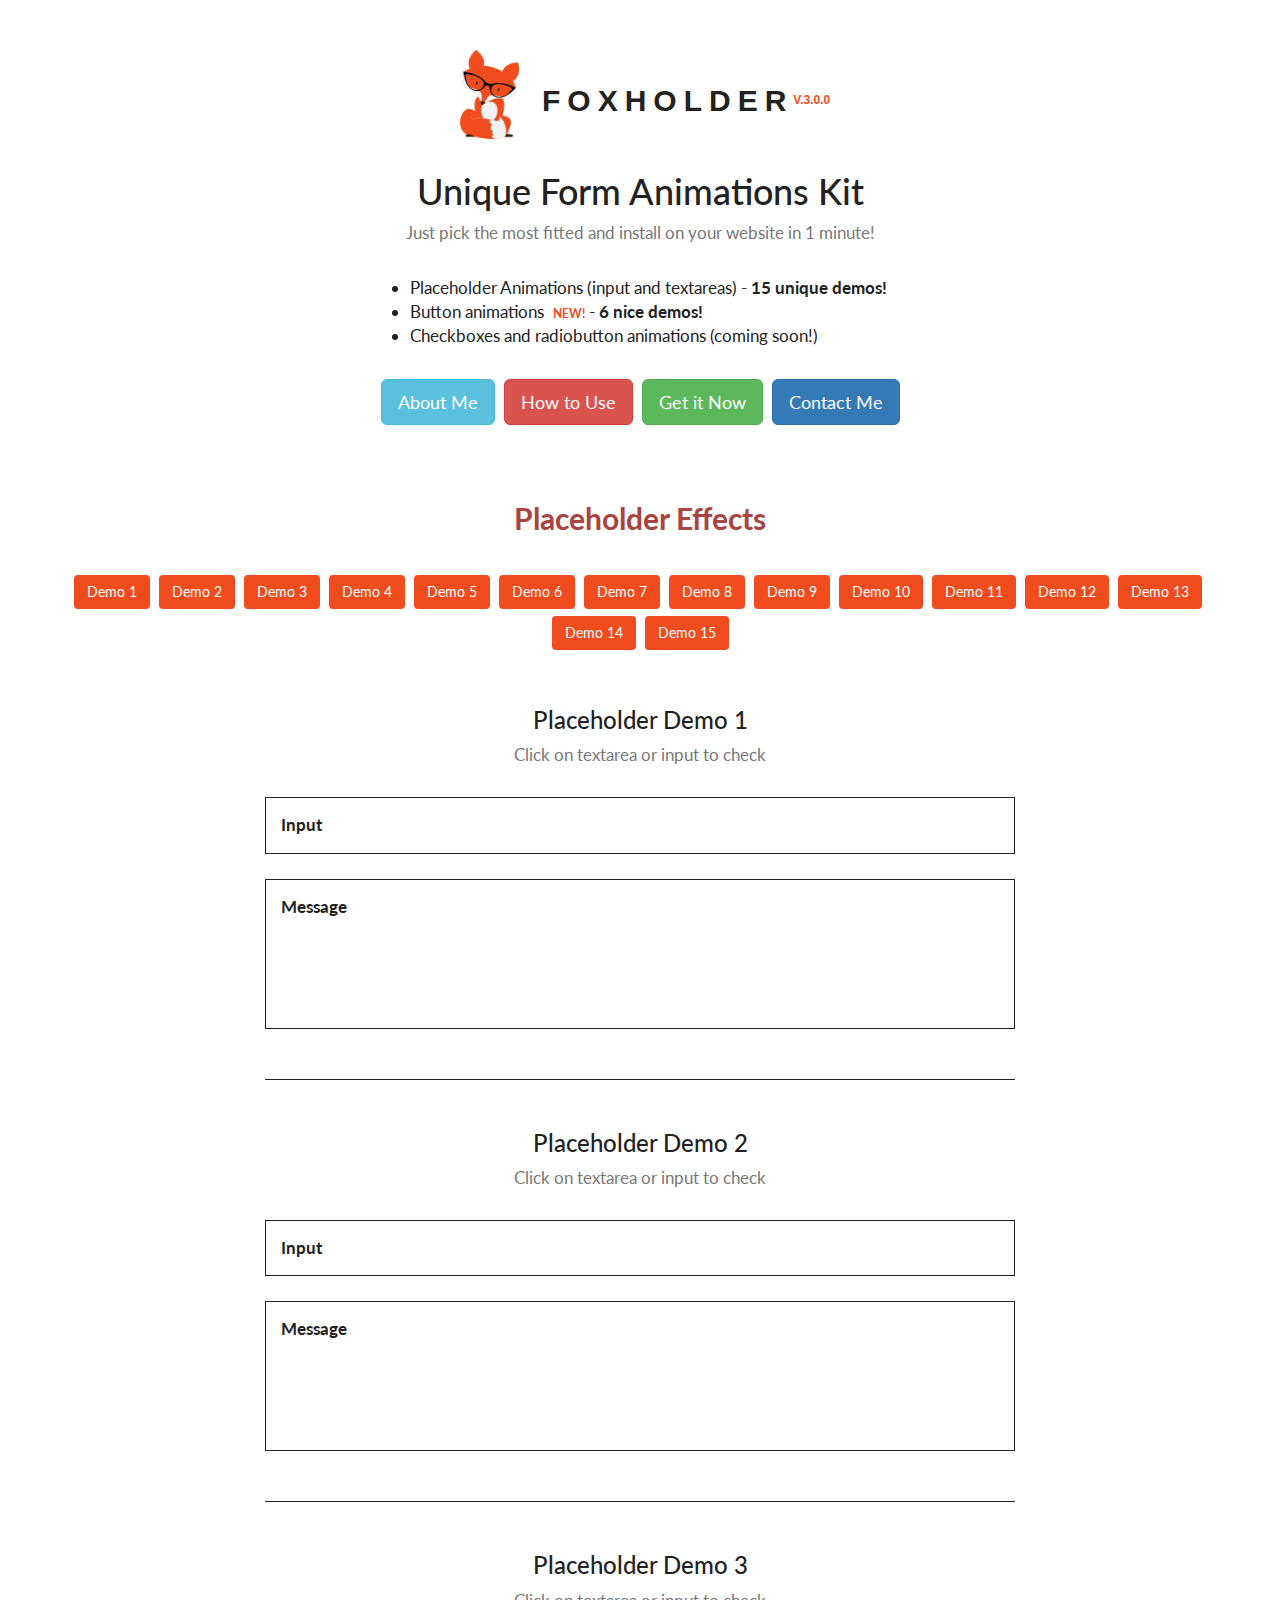
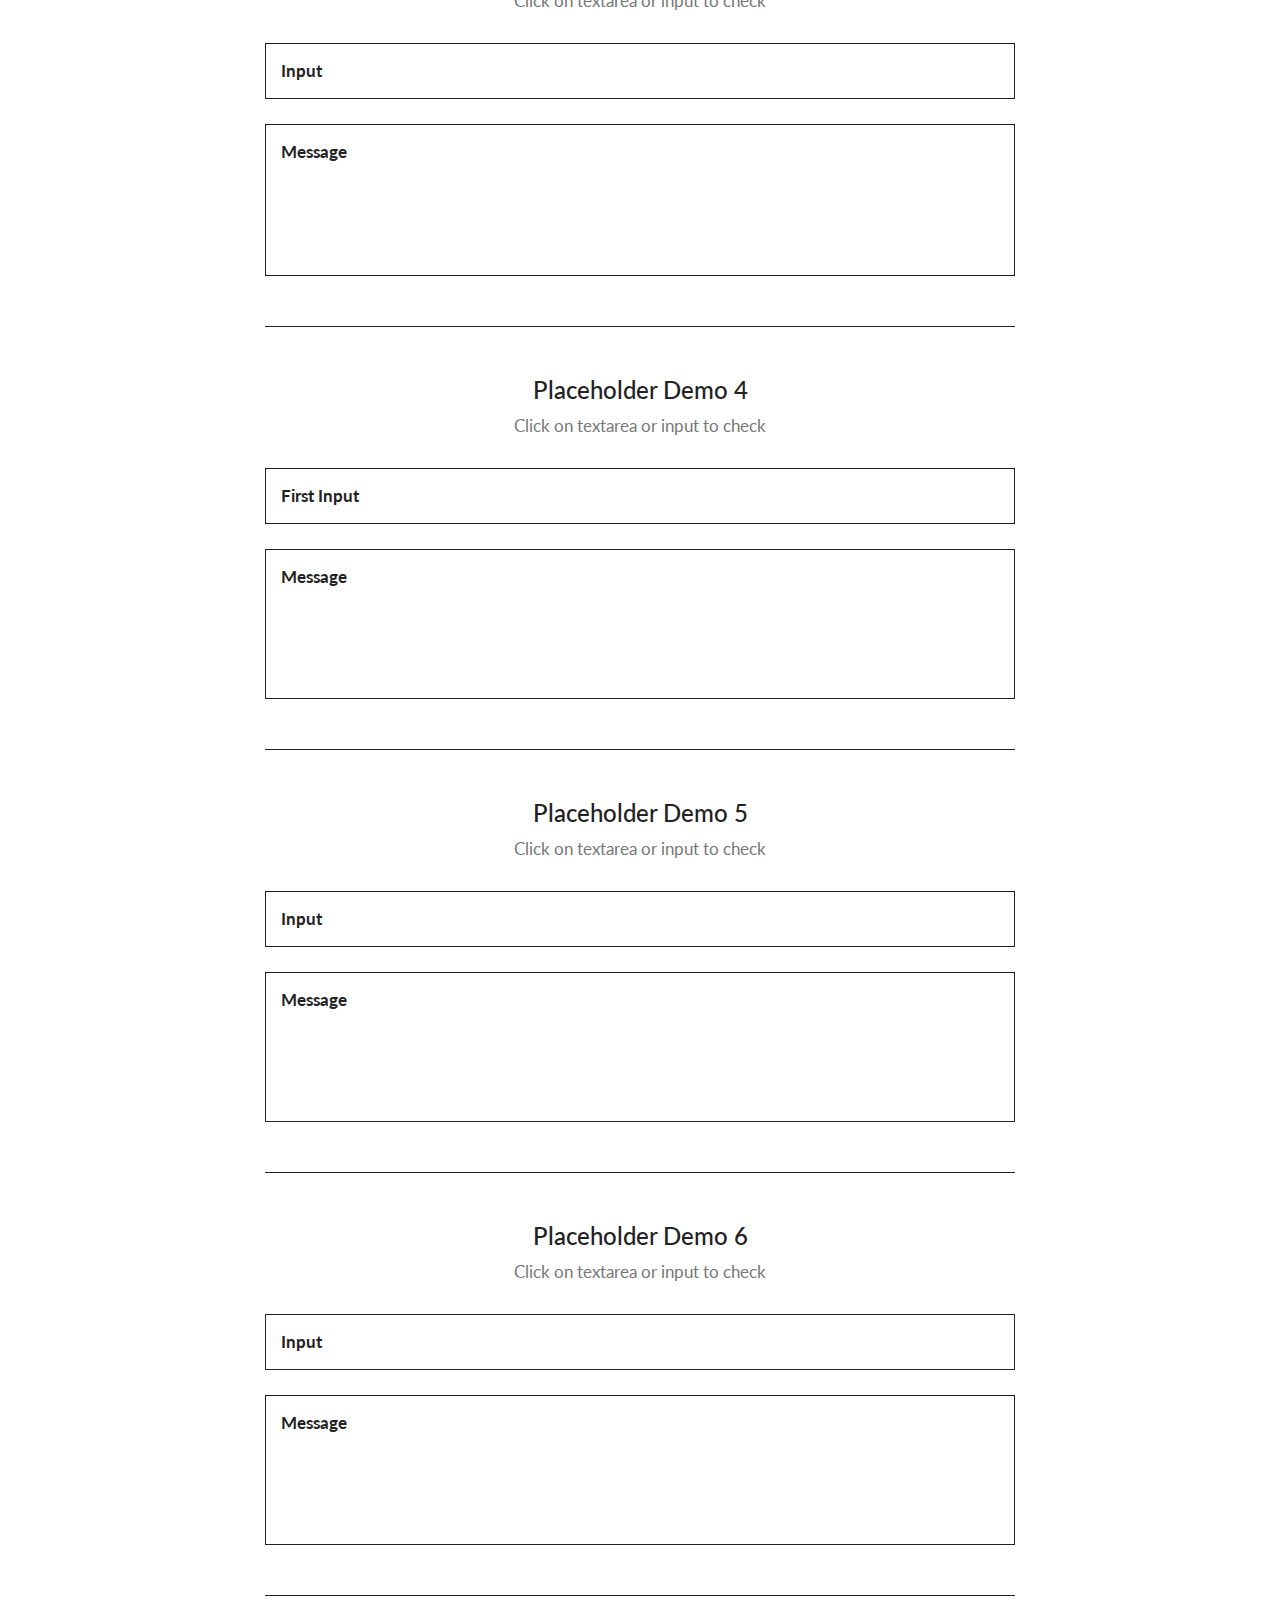
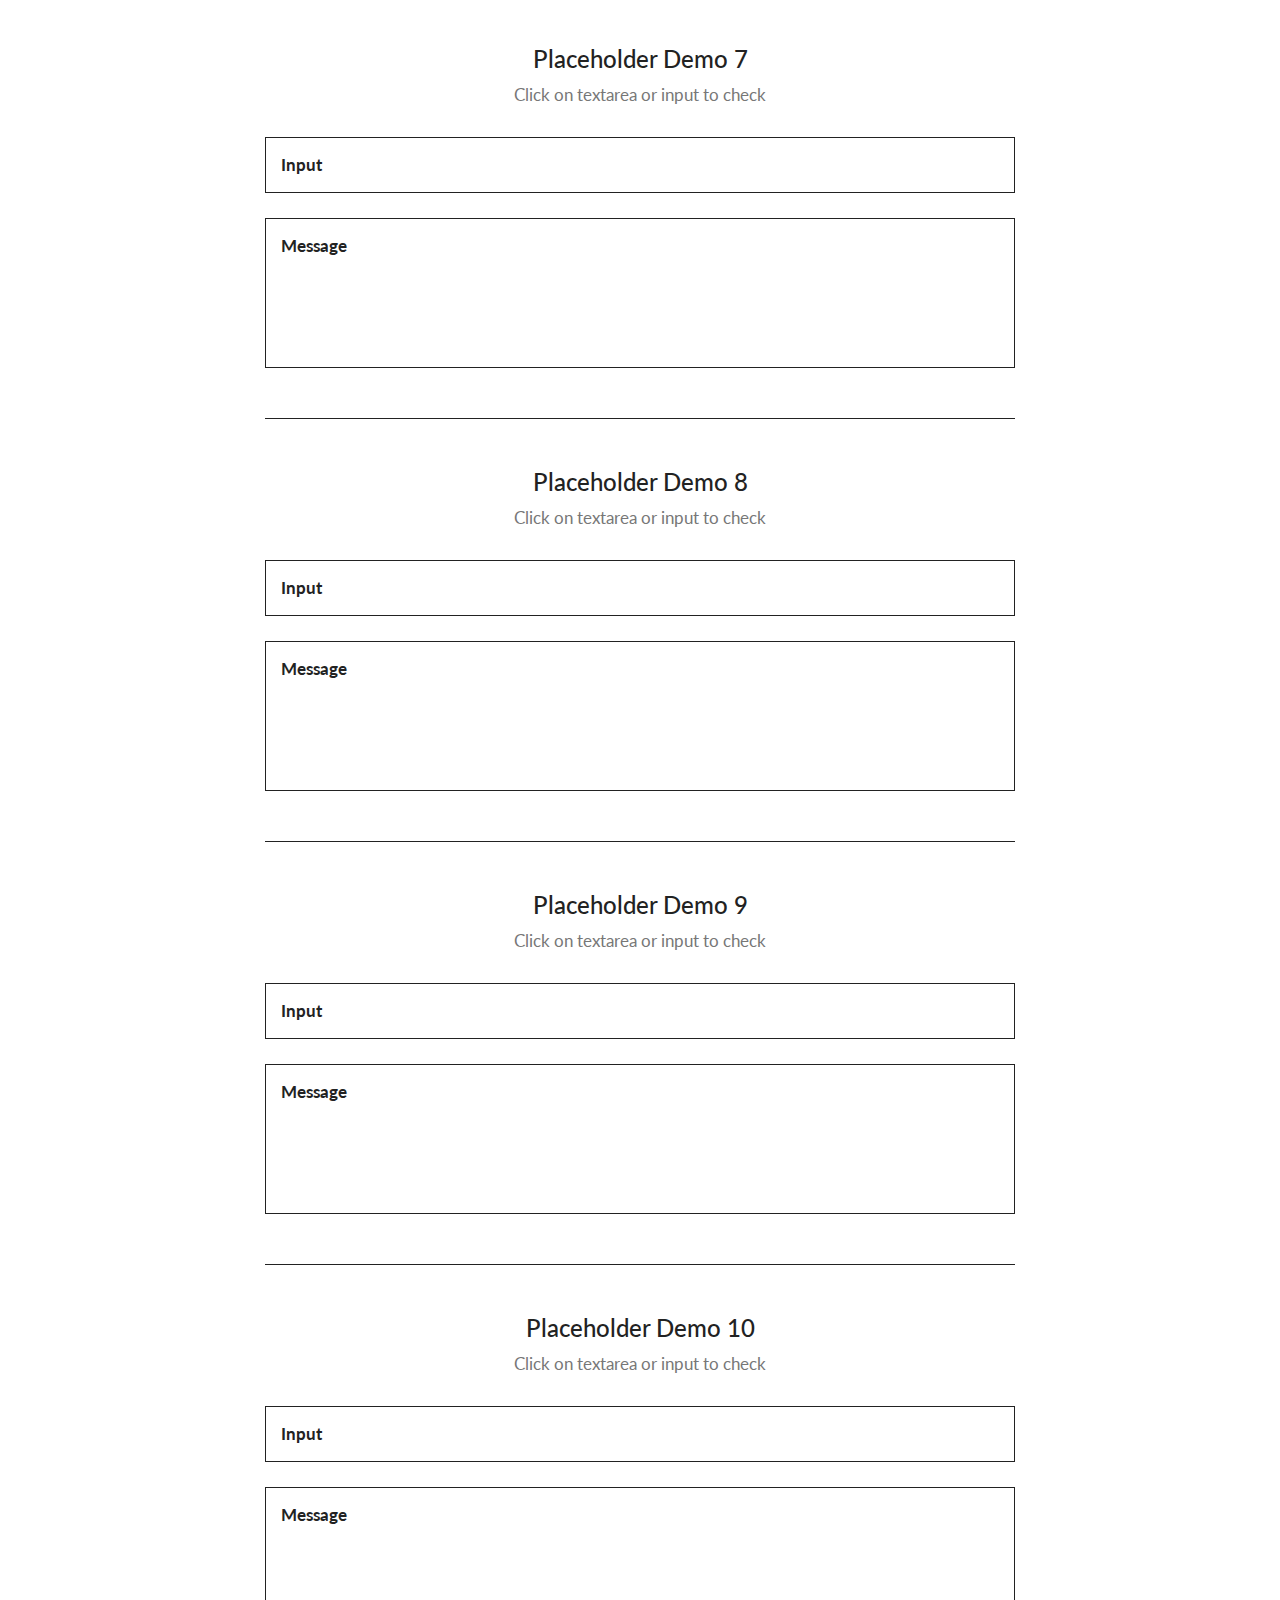
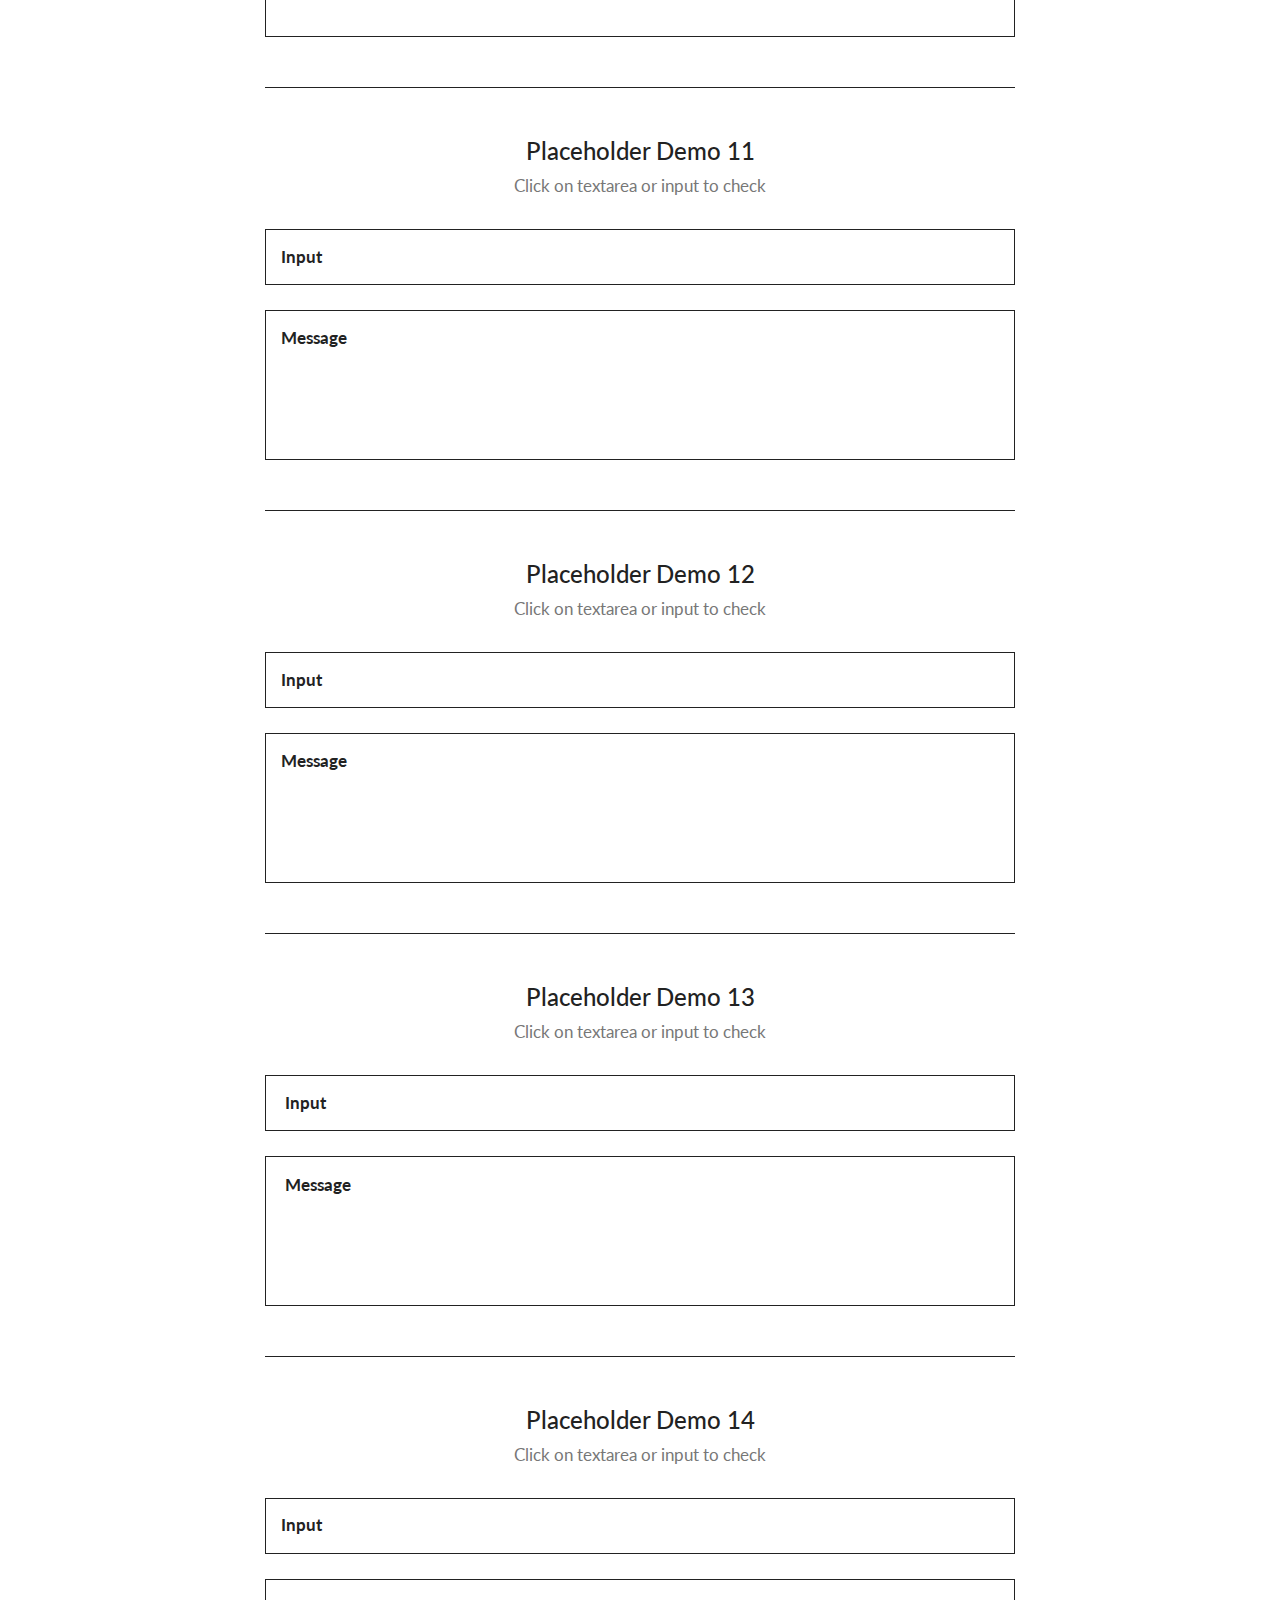
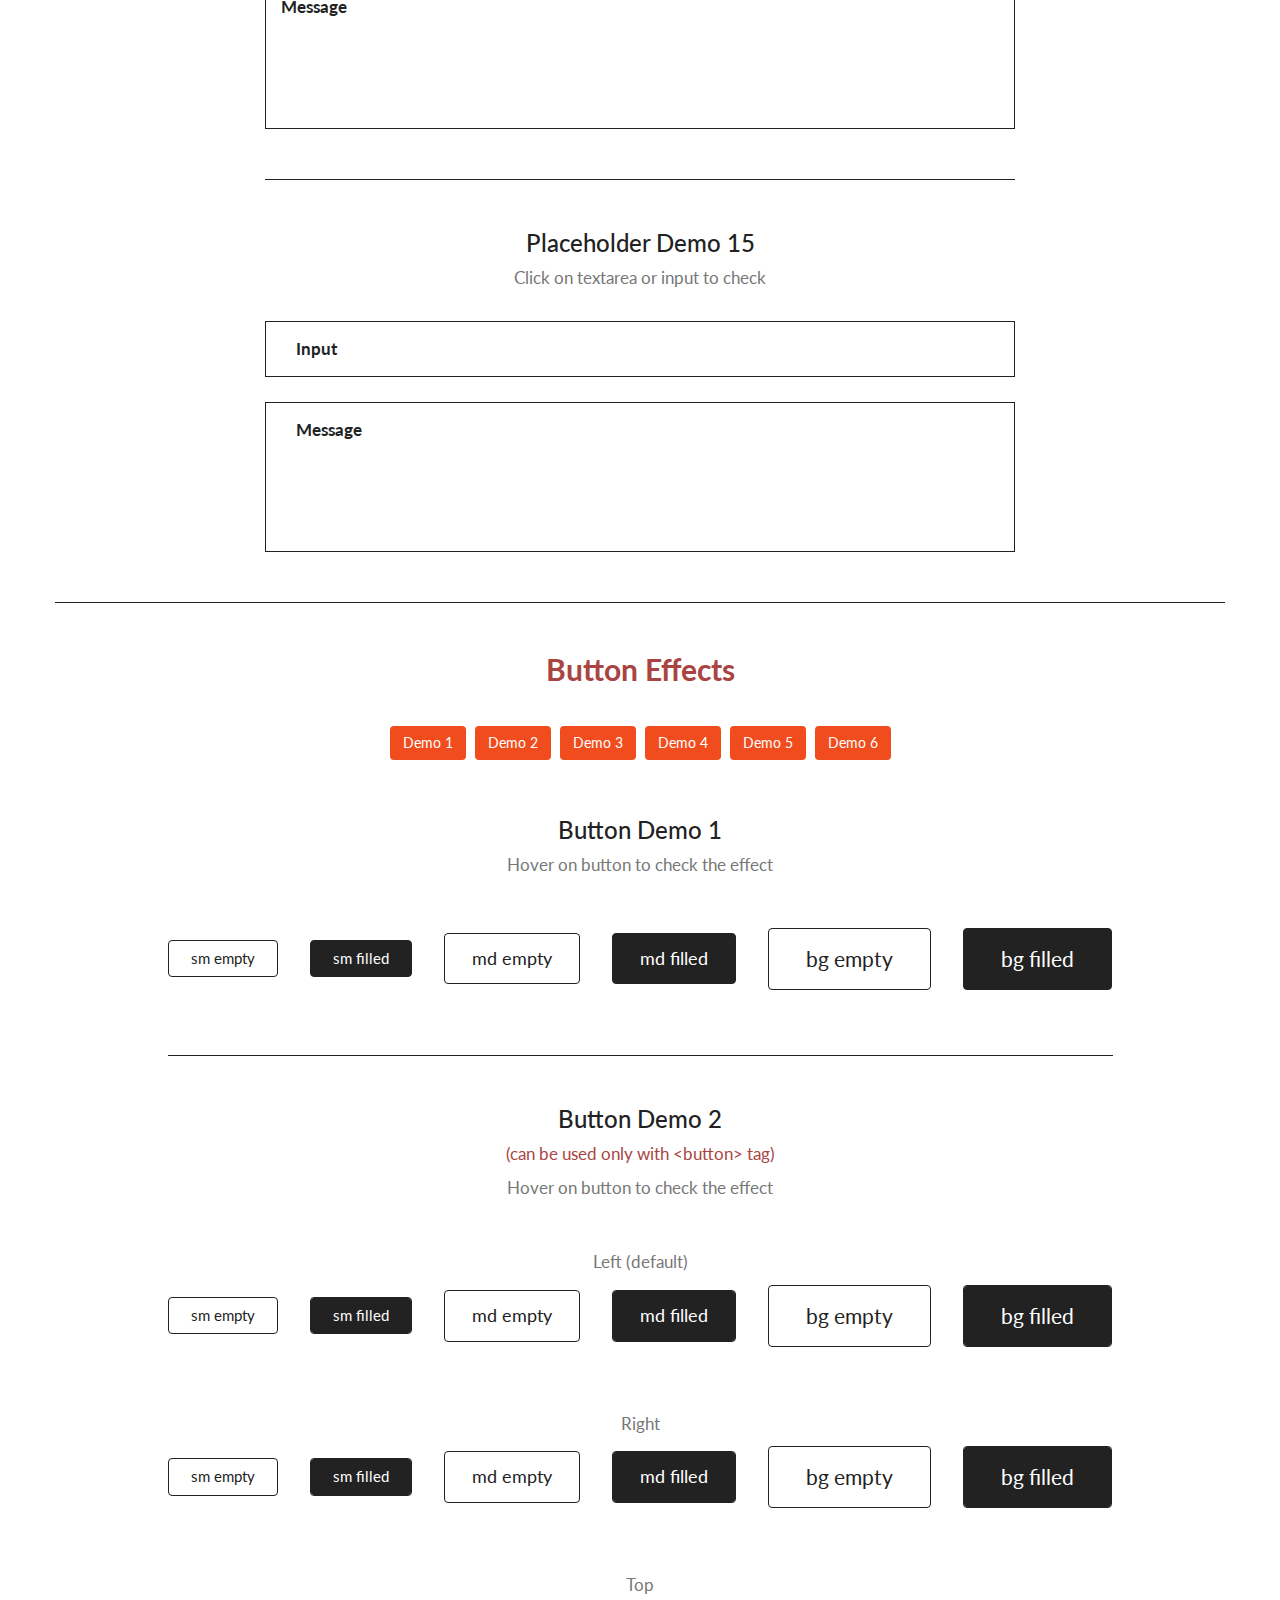
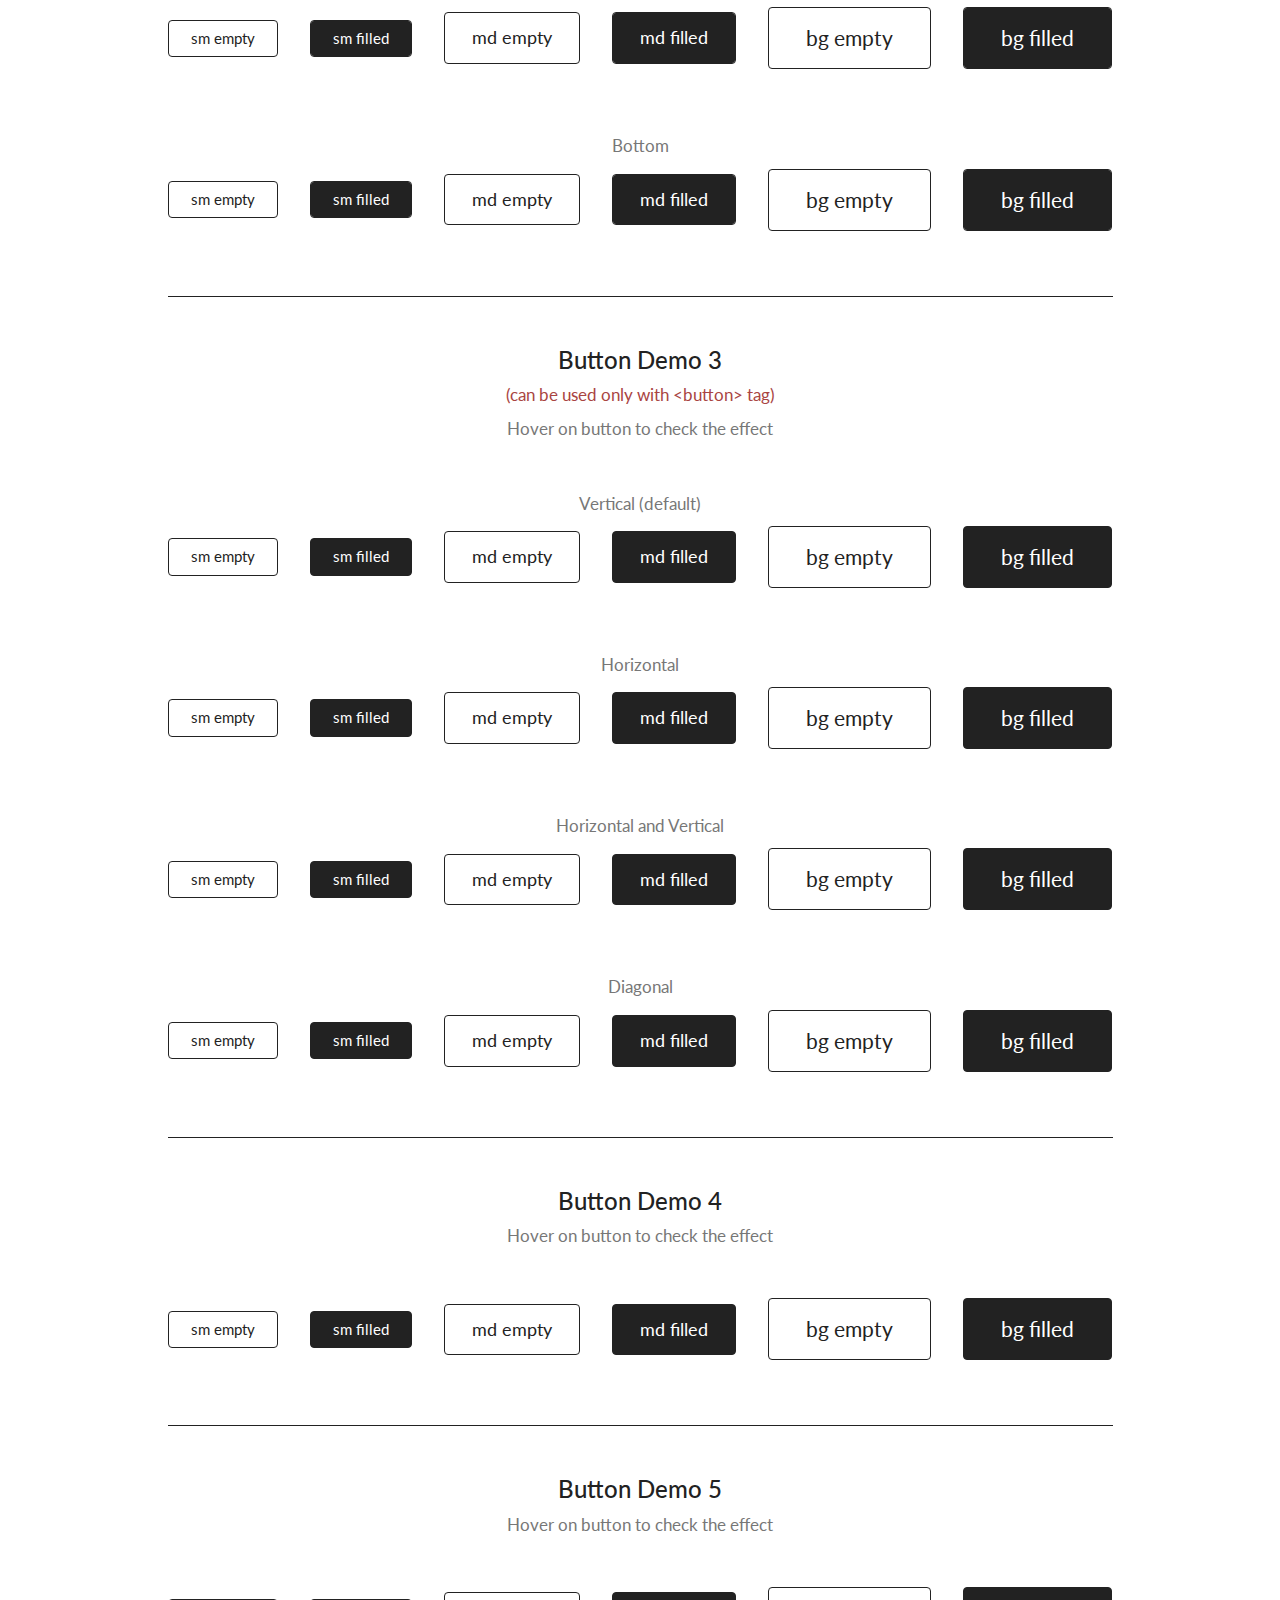
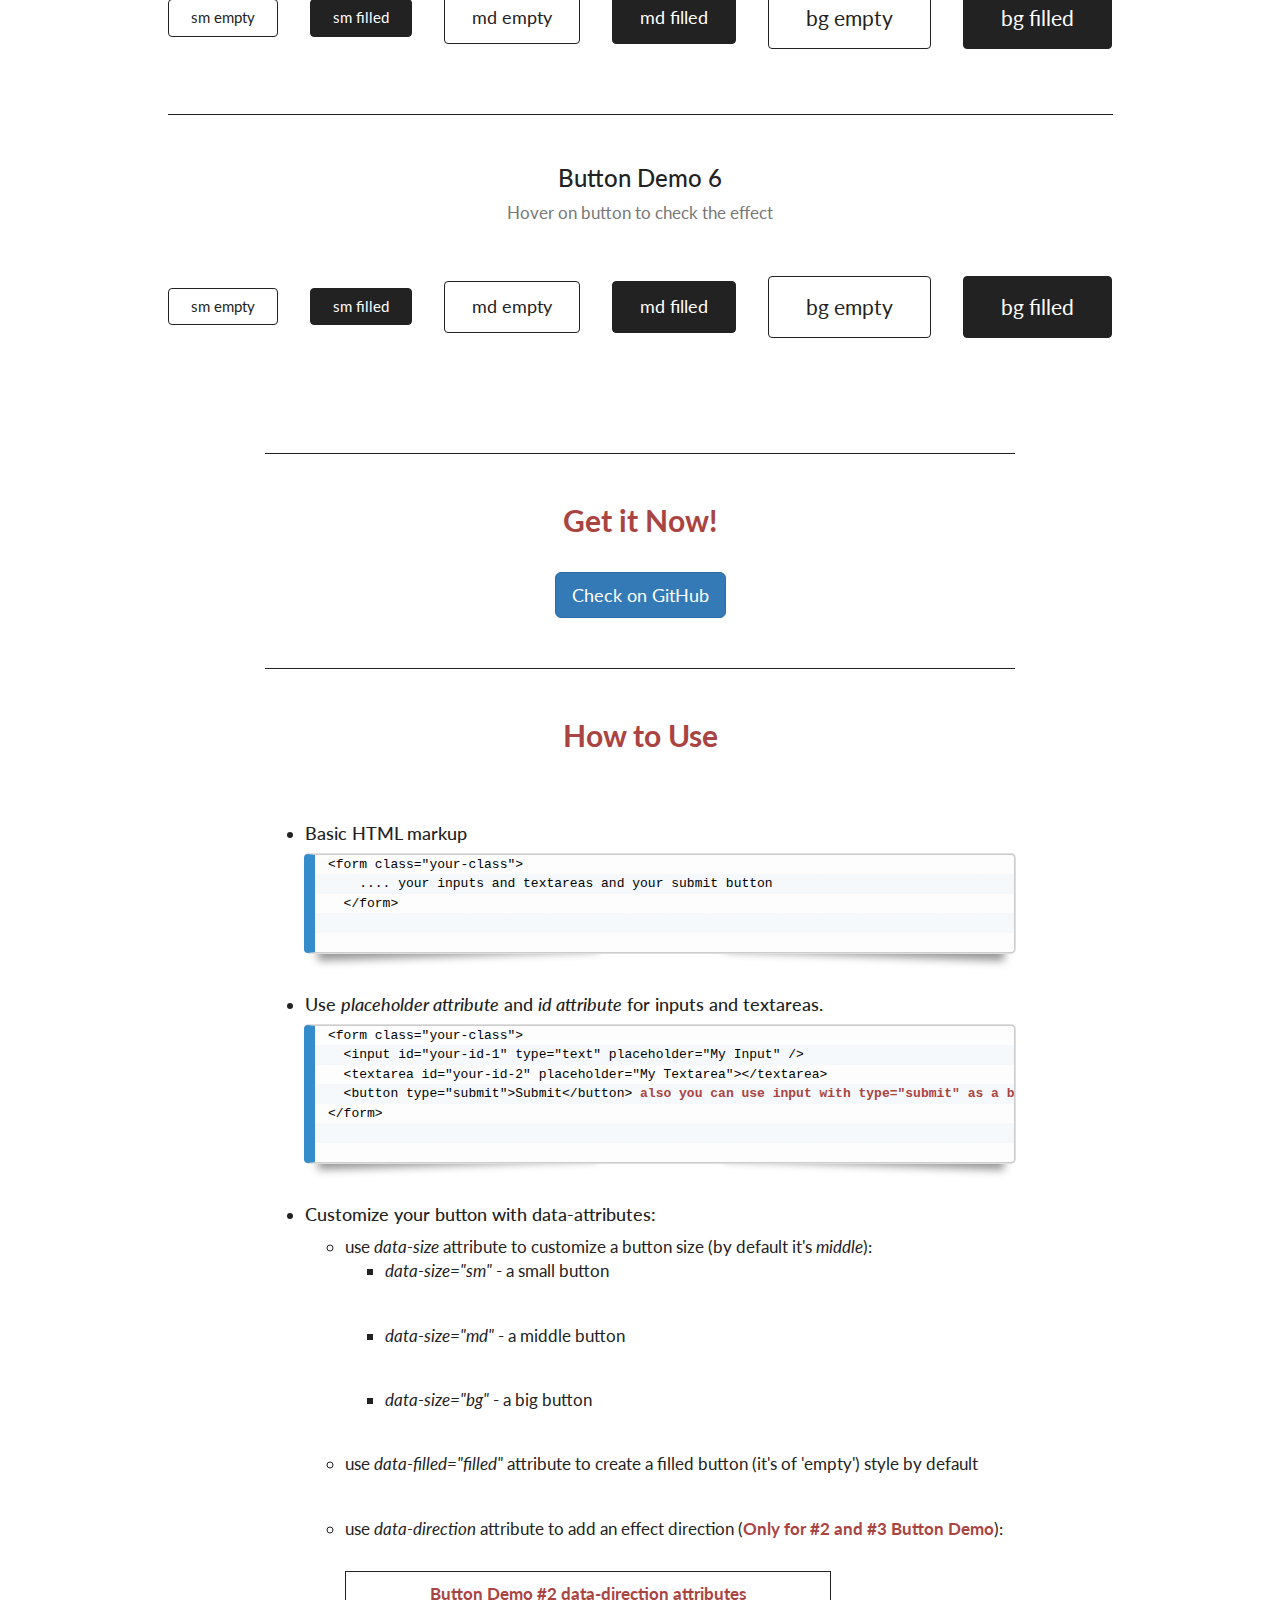
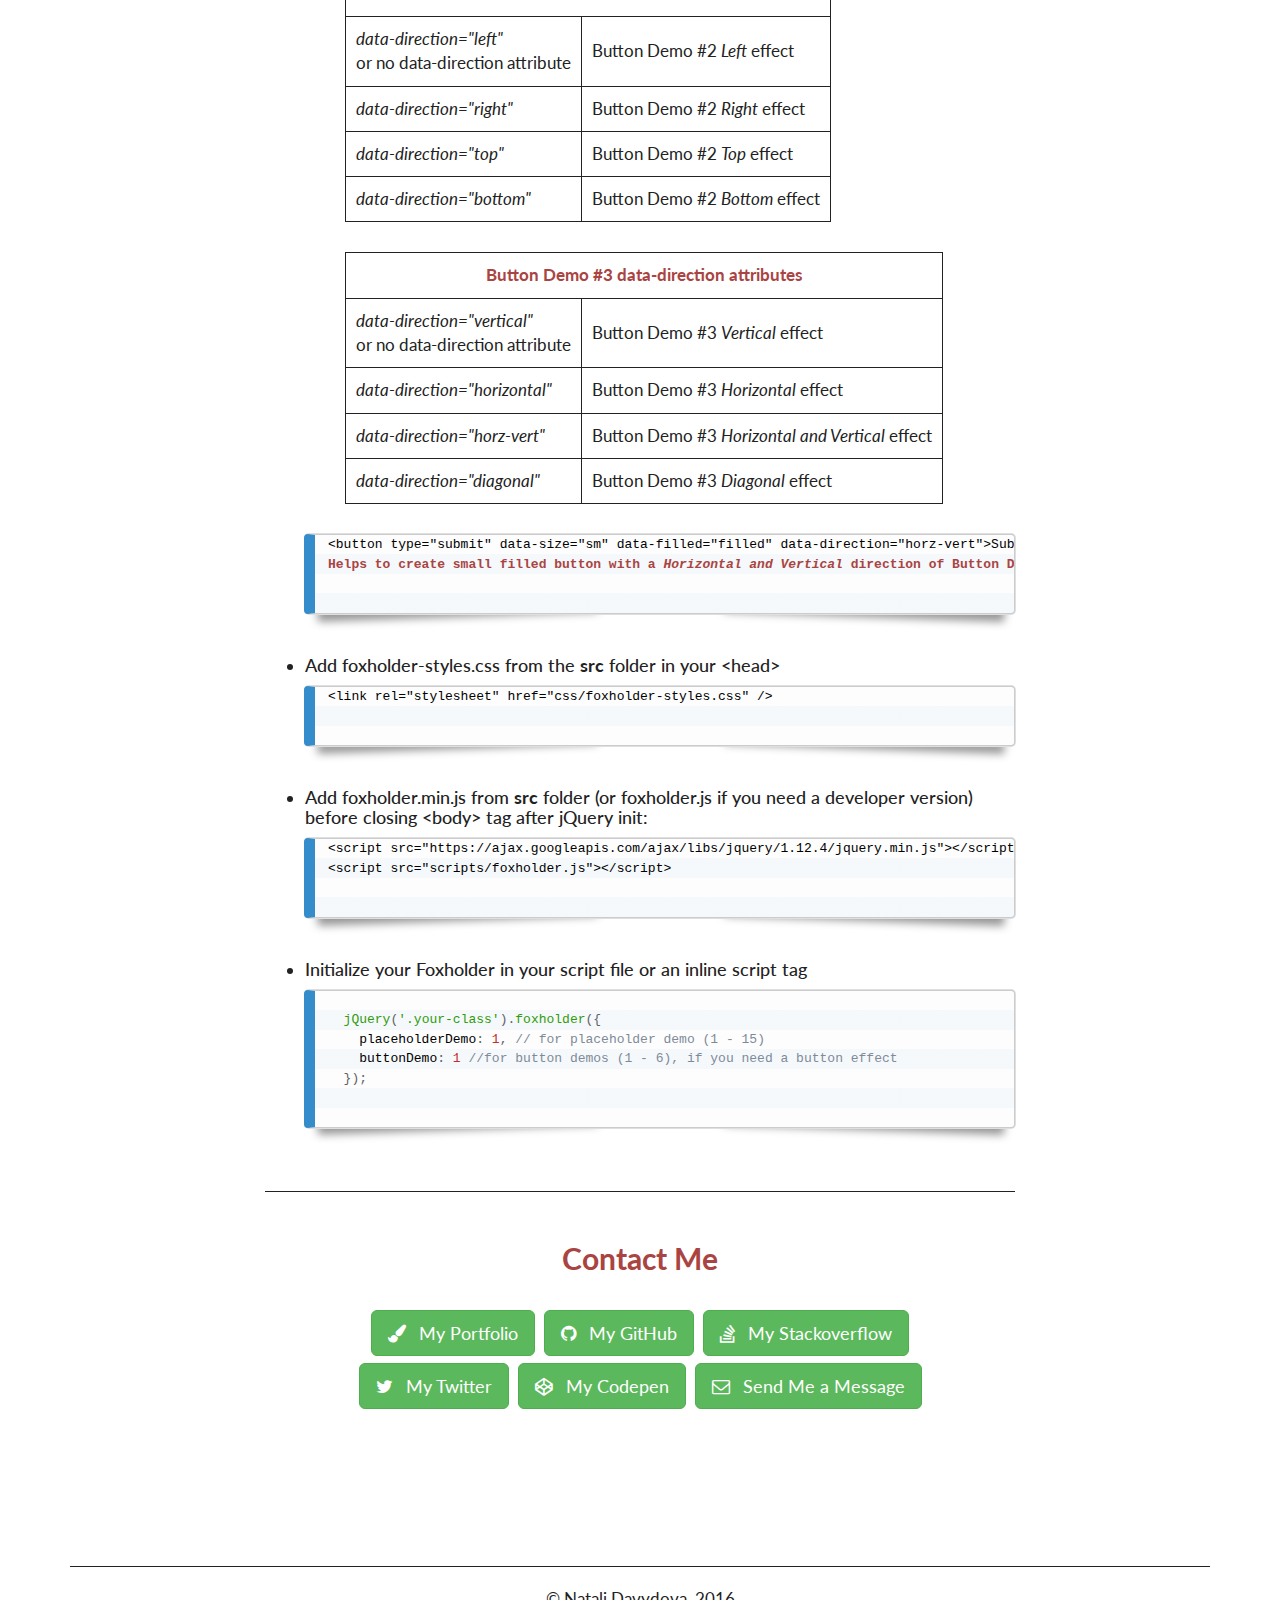
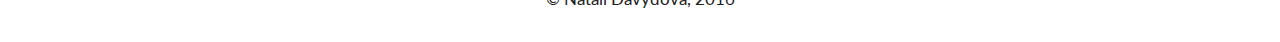
<file: js/script/foxholder/index.html>
<!DOCTYPE html>
<html lang="en">
  <head>
    <title>Unique Form Animations Kit |  Form Animationы | FoxHolder</title>
    <meta charset="UTF-8">
    <meta name="viewport" content="width=device-width, initial-scale=1.0, maximum-scale=1.0, user-scalable=no">

      <meta name="description" content="Get the Unique jQuery Form Animations for your website with FoxHolder! View the demo of these animations & install the one fitting your website now!">
      <meta name="keywords" content="foxholder, jQuery, plugin, CSS3, forms, placeholder,jquery form animation,form animation, unique placeholder animations, form placeholder">
      <!-- Open Graph -->
      <meta property="og:title" content="Foxholder - Unique Form Animations Kit" />
      <meta property="og:description" content="Foxholder is a pack of Unique Form Animations Kit. Easy to add on your website!" />
      <meta property="og:type" content="article" />
      <meta property="og:url" content="http://foxholder.fox-hover.co.uk/" />
      <meta property="og:image" content="http://foxholder.fox-hover.co.uk/static/img/logo.png" />
      <meta property="og:image:type" content="image/png" />
      <meta property="og:image:width" content="132" />
      <meta property="og:image:height" content="200" />
      <!-- Twitter Card -->
      <meta name="twitter:card" content="summary" />
      <meta name="twitter:title" content="Foxholder - Unique Form Animations Kit" />
      <meta name="twitter:description" content="Foxholder is a pack of Unique Form Animations Kit. Easy to add on your website!" />
      <meta name="twitter:creator" content="@fox_hover" />
      <meta name="twitter:image:src" content="http://foxholder.fox-hover.co.uk/static/img/logo.png" />
      <meta name="twitter:domain" content="http://foxholder.fox-hover.co.uk/" />

    <link rel="shortcut icon" href="static/img/favicon.ico" type="image/x-icon">
    <link rel="stylesheet" href="https://cdnjs.cloudflare.com/ajax/libs/font-awesome/4.7.0/css/font-awesome.css">
    <link href="https://fonts.googleapis.com/css?family=Lato:300,400,700,700i,900" rel="stylesheet">
    <link rel="stylesheet" href="static/css/bootstrap.min.css" />
    <link rel="stylesheet" href="static/css/help-styles.css" />
    <link rel="stylesheet" href="static/css/prism.css" />
    <link rel="stylesheet" href="src/foxholder-styles.css" />
    <!--[if IE]>
      <script src="http://html5shiv.googlecode.com/svn/trunk/html5.js"></script>
    <![endif]-->
    <!--[if lt IE 9]>
      <script src="http://css3-mediaqueries-js.googlecode.com/svn/trunk/css3-mediaqueries.js"></script>
    <![endif]-->
    <script src="https://ajax.googleapis.com/ajax/libs/jquery/1.12.4/jquery.min.js"></script>
    <script src="static/scripts/bootstrap.min.js"></script>
    <script src="static/scripts/prism.js"></script>
    <script src="src/foxholder.js"></script>
    <script src="static/scripts/script.js"></script>
    <script>
      (function(i,s,o,g,r,a,m){i['GoogleAnalyticsObject']=r;i[r]=i[r]||function(){
      (i[r].q=i[r].q||[]).push(arguments)},i[r].l=1*new Date();a=s.createElement(o),
      m=s.getElementsByTagName(o)[0];a.async=1;a.src=g;m.parentNode.insertBefore(a,m)
      })(window,document,'script','https://www.google-analytics.com/analytics.js','ga');

      ga('create', 'UA-66794691-3', 'auto');
      ga('send', 'pageview');

    </script>
  </head>
  <body>
    <div class="container">
      <header>
        <div class="row">
          <div class="col-lg-4 col-lg-offset-4 col-md-4 col-md-offset-4 col-sm-4 col-sm-offset-4 col-xs-10 col-xs-offset-1">
            <div class="logo">
              <a href="index.html" title="Unique Form Animations Kit |  Form Animationы | FoxHolder"><span>FoxHolder</span><span>v.3.0.0</span></a>
            </div>
          </div>
        </div>
        <div class="row">
          <div class="col-lg-12 text-center">
            <h1>Unique Form Animations Kit</h1>
            <p class="text-muted">Just pick the most fitted and install on your website in 1 minute!</p>
            <ul class="features-list text-left">
              <li>Placeholder Animations (input and textareas) - <strong>15 unique demos!</strong></li>
              <li>Button animations <span>new!</span> - <strong>6 nice demos!</strong></li>
              <li>Checkboxes and radiobutton animations (coming soon!)</li>
            </ul>
          </div>
        </div>
        <div class="row">
          <div class="col-lg-12">
            <div class="primary-nav text-center">
              <a class="btn btn-info btn-lg" href="http://fox-hover.co.uk/" target="_blank" title="About Me">About Me</a>
              <a class="btn btn-danger btn-lg" href="#how-to-use" title="How to Use">How to Use</a>
              <a class="btn btn-success btn-lg" href="#get-it-now" title="Get it Now">Get it Now</a>
              <a class="btn btn-primary btn-lg" href="#contact" title="Contact Me">Contact Me</a>
            </div>
            <div class="share">
              <div class="addthis_inline_share_toolbox"></div>
            </div>
          </div>
        </div>
      </header>
      <main>
        <div class="row">
          <section class="textareas">
            <h2 class="text-center text-danger">Placeholder Effects</h2>
            <div class="row">
              <div class="col-lg-12">
                <nav class="text-center">
                  <a class="btn" href="#example-1" title="">Demo 1</a>
                  <a class="btn" href="#example-2" title="">Demo 2</a>
                  <a class="btn" href="#example-3" title="">Demo 3</a>
                  <a class="btn" href="#example-4" title="">Demo 4</a>
                  <a class="btn" href="#example-5" title="">Demo 5</a>
                  <a class="btn" href="#example-6" title="">Demo 6</a>
                  <a class="btn" href="#example-7" title="">Demo 7</a>
                  <a class="btn" href="#example-8" title="">Demo 8</a>
                  <a class="btn" href="#example-9" title="">Demo 9</a>
                  <a class="btn" href="#example-10" title="">Demo 10</a>
                  <a class="btn" href="#example-11" title="">Demo 11</a>
                  <a class="btn" href="#example-12" title="">Demo 12</a>
                  <a class="btn" href="#example-13" title="">Demo 13</a>
                  <a class="btn" href="#example-14" title="">Demo 14</a>
                  <a class="btn" href="#example-15" title="">Demo 15</a>
                </nav>
              </div>
            </div>
            <div class="col-lg-8 col-lg-offset-2 col-md-8 col-md-offset-2 col-sm-8 col-sm-offset-2 col-xs-10 col-xs-offset-1">

              <div class="form-container form-container--effect-1" id="example-1">
                <h3 class="text-center">Placeholder Demo 1</h3>
                <p class="text-muted text-center">Click on textarea or input to check</p>
                <form>
                  <input id="first-input-1" type="text" placeholder="Input" required />
                  <textarea id="msg-1" placeholder="Message"></textarea>
                </form>
              </div>

              <div class="form-container form-container--effect-2" id="example-2">
                <h3 class="text-center">Placeholder Demo 2</h3>
                <p class="text-muted text-center">Click on textarea or input to check</p>
                <form>
                  <input id="first-input-2" type="text" placeholder="Input" required />
                  <textarea id="msg-2" placeholder="Message"></textarea>
                </form>
              </div>

              <div class="form-container form-container--effect-3" id="example-3">
                <h3 class="text-center">Placeholder Demo 3</h3>
                <p class="text-muted text-center">Click on textarea or input to check</p>
                <form>
                  <input id="first-input-3" type="text" placeholder="Input" required />
                  <textarea id="msg-3" placeholder="Message"></textarea>
                </form>
              </div>

              <div class="form-container form-container--effect-4" id="example-4">
                <h3 class="text-center">Placeholder Demo 4</h3>
                <p class="text-muted text-center">Click on textarea or input to check</p>
                <form>
                  <input id="first-input-4" type="text" placeholder="First Input" required />
                  <textarea id="msg-4" placeholder="Message"></textarea>
                </form>
              </div>

              <div class="form-container form-container--effect-5" id="example-5">
                <h3 class="text-center">Placeholder Demo 5</h3>
                <p class="text-muted text-center">Click on textarea or input to check</p>
                <form>
                  <input id="first-input-5" type="text" placeholder="Input" required />
                  <textarea id="msg-5" placeholder="Message"></textarea>
                </form>
              </div>

              <div class="form-container form-container--effect-6" id="example-6">
                <h3 class="text-center">Placeholder Demo 6</h3>
                <p class="text-muted text-center">Click on textarea or input to check</p>
                <form>
                  <input id="first-input-6" type="text" placeholder="Input" required />
                  <textarea id="msg-6" placeholder="Message"></textarea>
                </form>
              </div>

              <div class="form-container form-container--effect-7" id="example-7">
                <h3 class="text-center">Placeholder Demo 7</h3>
                <p class="text-muted text-center">Click on textarea or input to check</p>
                <form>
                  <input id="first-input-7" type="text" placeholder="Input" required />
                  <textarea id="msg-7" placeholder="Message"></textarea>
                </form>
              </div>

              <div class="form-container form-container--effect-8" id="example-8">
                <h3 class="text-center">Placeholder Demo 8</h3>
                <p class="text-muted text-center">Click on textarea or input to check</p>
                <form>
                  <input id="first-input-8" type="text" placeholder="Input" required />
                  <textarea id="msg-8" placeholder="Message"></textarea>
                </form>
              </div>

              <div class="form-container form-container--effect-9" id="example-9">
                <h3 class="text-center">Placeholder Demo 9</h3>
                <p class="text-muted text-center">Click on textarea or input to check</p>
                <form>
                  <input id="first-input-9" type="text" placeholder="Input" required />
                  <textarea id="msg-9" placeholder="Message"></textarea>
                </form>
              </div>

              <div class="form-container form-container--effect-10" id="example-10">
                <h3 class="text-center">Placeholder Demo 10</h3>
                <p class="text-muted text-center">Click on textarea or input to check</p>
                <form>
                  <input id="first-input-10" type="text" placeholder="Input" required />
                  <textarea id="msg-10" placeholder="Message"></textarea>
                </form>
              </div>

              <div class="form-container form-container--effect-11" id="example-11">
                <h3 class="text-center">Placeholder Demo 11</h3>
                <p class="text-muted text-center">Click on textarea or input to check</p>
                <form>
                  <input id="first-input-11" type="text" placeholder="Input" required />
                  <textarea id="msg-11" placeholder="Message"></textarea>
                </form>
              </div>

              <div class="form-container form-container--effect-12" id="example-12">
                <h3 class="text-center">Placeholder Demo 12</h3>
                <p class="text-muted text-center">Click on textarea or input to check</p>
                <form>
                  <input id="first-input-12" type="text" placeholder="Input" required />
                  <textarea id="msg-12" placeholder="Message"></textarea>
                </form>
              </div>

              <div class="form-container form-container--effect-13" id="example-13">
                <h3 class="text-center">Placeholder Demo 13</h3>
                <p class="text-muted text-center">Click on textarea or input to check</p>
                <form>
                  <input id="first-input-13" type="text" placeholder="Input" required />
                  <textarea id="msg-13" placeholder="Message"></textarea>
                </form>
              </div>

              <div class="form-container form-container--effect-14" id="example-14">
                <h3 class="text-center">Placeholder Demo 14</h3>
                <p class="text-muted text-center">Click on textarea or input to check</p>
                <form>
                  <input id="first-input-14" type="text" placeholder="Input" required />
                  <textarea id="msg-14" placeholder="Message"></textarea>
                </form>
              </div>

              <div class="form-container form-container--effect-15" id="example-15">
                <h3 class="text-center">Placeholder Demo 15</h3>
                <p class="text-muted text-center">Click on textarea or input to check</p>
                <form>
                  <input id="first-input-15" type="text" placeholder="Input" required />
                  <textarea id="msg-15" placeholder="Message"></textarea>
                </form>
              </div>

            </div>
          </section>
        </div>

        <div class="row">
          <section class="buttons">
            <h2 class="text-center text-danger">Button Effects</h2>
            <div class="col-lg-12">
              <nav class="text-center">
                <a class="btn" href="#example-btn-1" title="">Demo 1</a>
                <a class="btn" href="#example-btn-2" title="">Demo 2</a>
                <a class="btn" href="#example-btn-3" title="">Demo 3</a>
                <a class="btn" href="#example-btn-4" title="">Demo 4</a>
                <a class="btn" href="#example-btn-5" title="">Demo 5</a>
                <a class="btn" href="#example-btn-6" title="">Demo 6</a>
              </nav>
            </div>
            <div class="col-lg-10 col-lg-offset-1 col-md-12 col-md-offset-0 col-sm-12 col-sm-offset-0 col-xs-12 col-xs-offset-0">

              <div class="form-container form-container--buttons form-container--effect-21" id="example-btn-1">
                <h3 class="text-center">Button Demo 1</h3>
                <p class="text-muted text-center">Hover on button to check the effect</p>
                <form>
                  <button type="button" data-size="sm">sm empty</button>
                  <button type="button" data-size="sm" data-filled="filled">sm filled</button>
                  <button type="button" data-size="md">md empty</button>
                  <button type="button" data-size="md" data-filled="filled">md filled</button>
                  <button type="button" data-size="bg">bg empty</button>
                  <button type="button" data-size="bg" data-filled="filled">bg filled</button>
                </form>
              </div>

              <div class="form-container form-container--buttons form-container--effect-22" id="example-btn-2">
                <h3 class="text-center">Button Demo 2</h3>
                <p class="text-danger text-center">(can be used only with &lt;button&gt; tag)</p>
                <p class="text-muted text-center">Hover on button to check the effect</p>
                <form>
                  <p class="text-muted text-center">Left (default)</p>
                  <button type="button" data-size="sm" data-direction="left">sm empty</button>
                  <button type="button" data-size="sm" data-filled="filled" data-direction="left">sm filled</button>
                  <button type="button" data-size="md">md empty</button>
                  <button type="button" data-size="md" data-filled="filled">md filled</button>
                  <button type="button" data-size="bg" data-direction="left">bg empty</button>
                  <button type="button" data-size="bg" data-filled="filled">bg filled</button>
                </form>

                <form>
                  <p class="text-muted text-center">Right</p>
                  <button type="button" data-size="sm" data-direction="right">sm empty</button>
                  <button type="button" data-size="sm" data-filled="filled" data-direction="right">sm filled</button>
                  <button type="button" data-size="md" data-direction="right">md empty</button>
                  <button type="button" data-size="md" data-filled="filled" data-direction="right">md filled</button>
                  <button type="button" data-size="bg" data-direction="right">bg empty</button>
                  <button type="button" data-size="bg" data-filled="filled" data-direction="right">bg filled</button>
                </form>

                <form>
                  <p class="text-muted text-center">Top</p>
                  <button type="button" data-size="sm" data-direction="top">sm empty</button>
                  <button type="button" data-size="sm" data-filled="filled" data-direction="top">sm filled</button>
                  <button type="button" data-size="md" data-direction="top">md empty</button>
                  <button type="button" data-size="md" data-filled="filled" data-direction="top">md filled</button>
                  <button type="button" data-size="bg" data-direction="top">bg empty</button>
                  <button type="button" data-size="bg" data-filled="filled" data-direction="top">bg filled</button>
                </form>

                <form>
                  <p class="text-muted text-center">Bottom</p>
                  <button type="button" data-size="sm" data-direction="bottom">sm empty</button>
                  <button type="button" data-size="sm" data-filled="filled" data-direction="bottom">sm filled</button>
                  <button type="button" data-size="md" data-direction="bottom">md empty</button>
                  <button type="button" data-size="md" data-filled="filled" data-direction="bottom">md filled</button>
                  <button type="button" data-size="bg" data-direction="bottom">bg empty</button>
                  <button type="button" data-size="bg" data-filled="filled" data-direction="bottom">bg filled</button>
                </form>
              </div>

              <div class="form-container form-container--buttons form-container--effect-23" id="example-btn-3">
                <h3 class="text-center">Button Demo 3</h3>
                <p class="text-danger text-center">(can be used only with &lt;button&gt; tag)</p>
                <p class="text-muted text-center">Hover on button to check the effect</p>
                <form>
                  <p class="text-muted text-center">Vertical (default)</p>
                  <button type="button" data-size="sm" data-direction="vertical">sm empty</button>
                  <button type="button" data-size="sm" data-filled="filled">sm filled</button>
                  <button type="button" data-size="md" data-direction="vertical">md empty</button>
                  <button type="button" data-size="md" data-filled="filled">md filled</button>
                  <button type="button" data-size="bg">bg empty</button>
                  <button type="button" data-size="bg" data-filled="filled">bg filled</button>
                </form>

                <form>
                  <p class="text-muted text-center">Horizontal</p>
                  <button type="button" data-size="sm" data-direction="horizontal">sm empty</button>
                  <button type="button" data-size="sm" data-filled="filled" data-direction="horizontal">sm filled</button>
                  <button type="button" data-size="md" data-direction="horizontal">md empty</button>
                  <button type="button" data-size="md" data-filled="filled" data-direction="horizontal">md filled</button>
                  <button type="button" data-size="bg" data-direction="horizontal">bg empty</button>
                  <button type="button" data-size="bg" data-filled="filled" data-direction="horizontal">bg filled</button>
                </form>

                <form>
                  <p class="text-muted text-center">Horizontal and Vertical</p>
                  <button type="button" data-size="sm" data-direction="horz-vert">sm empty</button>
                  <button type="button" data-size="sm" data-filled="filled" data-direction="horz-vert">sm filled</button>
                  <button type="button" data-size="md" data-direction="horz-vert">md empty</button>
                  <button type="button" data-size="md" data-filled="filled" data-direction="horz-vert">md filled</button>
                  <button type="button" data-size="bg" data-direction="horz-vert">bg empty</button>
                  <button type="button" data-size="bg" data-filled="filled" data-direction="horz-vert">bg filled</button>
                </form>

                <form>
                  <p class="text-muted text-center">Diagonal</p>
                  <button type="button" data-size="sm" data-direction="diagonal">sm empty</button>
                  <button type="button" data-size="sm" data-filled="filled" data-direction="diagonal">sm filled</button>
                  <button type="button" data-size="md" data-direction="diagonal">md empty</button>
                  <button type="button" data-size="md" data-filled="filled" data-direction="diagonal">md filled</button>
                  <button type="button" data-size="bg" data-direction="diagonal">bg empty</button>
                  <button type="button" data-size="bg" data-filled="filled" data-direction="diagonal">bg filled</button>
                </form>
              </div>

              <div class="form-container form-container--buttons form-container--effect-24" id="example-btn-4">
                <h3 class="text-center">Button Demo 4</h3>
                <p class="text-muted text-center">Hover on button to check the effect</p>
                <form>
                  <button type="button" data-size="sm">sm empty</button>
                  <button type="button" data-size="sm" data-filled="filled">sm filled</button>
                  <button type="button" data-size="md">md empty</button>
                  <button type="button" data-size="md" data-filled="filled">md filled</button>
                  <button type="button" data-size="bg">bg empty</button>
                  <button type="button" data-size="bg" data-filled="filled">bg filled</button>
                </form>
              </div>

              <div class="form-container form-container--buttons form-container--effect-25" id="example-btn-5">
                <h3 class="text-center">Button Demo 5</h3>
                <p class="text-muted text-center">Hover on button to check the effect</p>
                <form>
                  <button type="button" data-size="sm">sm empty</button>
                  <button type="button" data-size="sm" data-filled="filled">sm filled</button>
                  <button type="button" data-size="md">md empty</button>
                  <button type="button" data-size="md" data-filled="filled">md filled</button>
                  <button type="button" data-size="bg">bg empty</button>
                  <button type="button" data-size="bg" data-filled="filled">bg filled</button>
                </form>
              </div>

              <div class="form-container form-container--buttons form-container--effect-26" id="example-btn-6">
                <h3 class="text-center">Button Demo 6</h3>
                <p class="text-muted text-center">Hover on button to check the effect</p>
                <form>
                  <button type="button" data-size="sm">sm empty</button>
                  <button type="button" data-size="sm" data-filled="filled">sm filled</button>
                  <button type="button" data-size="md">md empty</button>
                  <button type="button" data-size="md" data-filled="filled">md filled</button>
                  <button type="button" data-size="bg">bg empty</button>
                  <button type="button" data-size="bg" data-filled="filled">bg filled</button>
                </form>
              </div>

            </div>
          </section>
        </div>

        <div class="row">
          <div class="col-lg-8 col-lg-offset-2">

            <div class="get-it-now" id="get-it-now">
              <h2 class="text-center text-danger">Get it Now!</h2>
              <div class="get-now text-center">
                <a class="btn btn-primary btn-lg" href="https://github.com/eisenfox/foxholder" target="_blank" title="Check on GitHub">Check on GitHub</a>
              </div>
            </div>

            <div class="how-to-use" id="how-to-use">
              <h2 class="text-center text-danger">How to Use</h2>
              <div class="using-info">
                <ul>
                  <li>
                    <h4>Basic HTML markup</h4>
                    <pre>
<code class="language-markup">&lt;form class="your-class">
    .... your inputs and textareas and your submit button 
  &lt;/form>
</code>
                    </pre>
                  </li>
                  <li>
                    <h4>Use <em>placeholder attribute</em> and <em>id attribute</em> for inputs and textareas.</h4>
                    <pre>
<code class="language-html">&lt;form class="your-class">
  &lt;input id="your-id-1" type="text" placeholder="My Input" />
  &lt;textarea id="your-id-2" placeholder="My Textarea">&lt;/textarea>
  &lt;button type="submit">Submit&lt;/button> <strong class="text-danger">also you can use input with type="submit" as a button</strong>
&lt;/form>    
</code>
                    </pre>
                  </li>

                  <li>
                    <h4>Customize your button with data-attributes:</h4>

                    <ul>
                      <li>use <em>data-size</em> attribute to customize a button size (by default it's <em>middle</em>):
                        <ul>
                          <li><em>data-size="sm"</em> - a small button</li>
                          <li><em>data-size="md"</em> - a middle button</li>
                          <li><em>data-size="bg"</em> - a big button</li>
                        </ul>
                      </li>

                      <li>use <em>data-filled="filled"</em> attribute to create a filled button (it's of 'empty') style by default</li>

                      <li>use <em>data-direction</em> attribute to add an effect direction (<strong class="text-danger">Only for #2 and #3 Button Demo</strong>):

                        <table>
                          <thead>
                            <tr>
                              <th colspan="2"><strong class="text-danger">Button Demo #2 data-direction attributes</strong></th>
                            </tr>
                          </thead>
                          <tbody>
                            <tr>
                              <td><em>data-direction="left"</em><br>or no data-direction attribute</td>
                              <td>Button Demo #2 <em>Left</em> effect</td>
                            </tr>
                            <tr>
                              <td><em>data-direction="right"</em></td>
                              <td>Button Demo #2 <em>Right</em> effect</td>
                            </tr>
                            <tr>
                              <td><em>data-direction="top"</em></td>
                              <td>Button Demo #2 <em>Top</em> effect</td>
                            </tr>
                            <tr>
                              <td><em>data-direction="bottom"</em></td>
                              <td>Button Demo #2 <em>Bottom</em> effect</td>
                            </tr>
                          </tbody>
                        </table>

                        <table class="m-bottom">
                          <thead>
                            <tr>
                              <th colspan="2"><strong class="text-danger">Button Demo #3 data-direction attributes</strong></th>
                            </tr>
                          </thead>
                          <tbody>
                            <tr>
                              <td><em>data-direction="vertical"</em><br>or no data-direction attribute</td>
                              <td>Button Demo #3 <em>Vertical</em> effect</td>
                            </tr>
                            <tr>
                              <td><em>data-direction="horizontal"</em></td>
                              <td>Button Demo #3 <em>Horizontal</em> effect</td>
                            </tr>
                            <tr>
                              <td><em>data-direction="horz-vert"</em></td>
                              <td>Button Demo #3 <em>Horizontal and Vertical</em> effect</td>
                            </tr>
                            <tr>
                              <td><em>data-direction="diagonal"</em></td>
                              <td>Button Demo #3 <em>Diagonal</em> effect</td>
                            </tr>
                          </tbody>
                        </table>

                      </li>
                      
                    </ul>
                    <pre>
<code class="language-html">&lt;button type="submit" data-size="sm" data-filled="filled" data-direction="horz-vert">Submit&lt;button>
<strong class="text-danger">Helps to create small filled button with a <em>Horizontal and Vertical</em> direction of Button Demo #3</strong>      
</code>
                    </pre>
                  </li>

                  <li>
                    <h4>Add foxholder-styles.css from the <strong>src</strong> folder in your &lt;head&gt;</h4>
                    <pre>
<code class="language-html">&lt;link rel="stylesheet" href="css/foxholder-styles.css" /></code>
                    </pre>
                  </li>
                  <li>
                    <h4>Add foxholder.min.js from <strong>src</strong> folder (or foxholder.js if you need a developer version) before closing &lt;body&gt; tag after jQuery init:</h4>
                    <pre>
<code class="language-html">&lt;script src="https://ajax.googleapis.com/ajax/libs/jquery/1.12.4/jquery.min.js">&lt;/script>
&lt;script src="scripts/foxholder.js">&lt;/script></code>
                    </pre>
                  </li>
                  <li>
                    <h4>Initialize your Foxholder in your script file or an inline script tag</h4>
                    <pre>
<code class="language-js">
  jQuery('.your-class').foxholder({
    placeholderDemo: 1, // for placeholder demo (1 - 15)
    buttonDemo: 1 //for button demos (1 - 6), if you need a button effect
  });
</code>                      
                    </pre>
                  </li>
                </ul>
              </div>
            </div>

            <div class="contact-me-now" id="contact">
              <h2 class="text-center text-danger">Contact Me</h2>
              <div class="contact-me text-center">
                <a class="btn btn-success btn-lg" href="http://fox-hover.co.uk/" target="_blank" title="My Portfolio"><i class="fa fa-paint-brush" aria-hidden="true"></i>My Portfolio</a>
                <a class="btn btn-success btn-lg" href="https://github.com/eisenfox" target="_blank" title="My GitHub"><i class="fa fa-github" aria-hidden="true"></i>My GitHub</a>
                <a class="btn btn-success btn-lg" href="https://stackoverflow.com/users/5718206/nat-davydova" target="_blank" title="My Stackoverflow"><i class="fa fa-stack-overflow" aria-hidden="true"></i>My Stackoverflow</a><br/>
                <a class="btn btn-success btn-lg" href="https://twitter.com/fox_hover" target="_blank" title="My Twitter"><i class="fa fa-twitter" aria-hidden="true"></i>My Twitter</a>
                <a class="btn btn-success btn-lg" href="http://codepen.io/fox_hover/" target="_blank" title="My Codepen"><i class="fa fa-codepen" aria-hidden="true"></i>My Codepen</a>
                <a class="btn btn-success btn-lg" href="http://fox-hover.co.uk/#contact" target="_blank" title="Send Me a Message"><i class="fa fa-envelope-o" aria-hidden="true"></i>Send Me a Message</a>
              </div>
            </div>

            <div id="disqus_thread">
              <script>

              var disqus_config = function () {
              this.page.url = 'http://foxholder.eisenpar.com';  // Replace PAGE_URL with your page's canonical URL variable
              this.page.identifier = 'holder1_2'; // Replace PAGE_IDENTIFIER with your page's unique identifier variable
              };

              (function() { // DON'T EDIT BELOW THIS LINE
              var d = document, s = d.createElement('script');
              s.src = '//foxholder.disqus.com/embed.js';
              s.setAttribute('data-timestamp', +new Date());
              (d.head || d.body).appendChild(s);
              })();
              </script>
              <noscript>Please enable JavaScript to view the <a href="https://disqus.com/?ref_noscript">comments powered by Disqus.</a></noscript>
            </div>
          </div>
        </div>
      </main>

      <footer>
        <div class="row">
          <div class="col-lg-12">
            <div class="text-center">
              <p>© Natali Davydova, 2016</p>
            </div>
          </div>
        </div>
      </footer>
    </div>

    <script type="text/javascript" src="//s7.addthis.com/js/300/addthis_widget.js#pubid=ra-582602201ab17a11"></script> 
  </body>
</html>
</file>
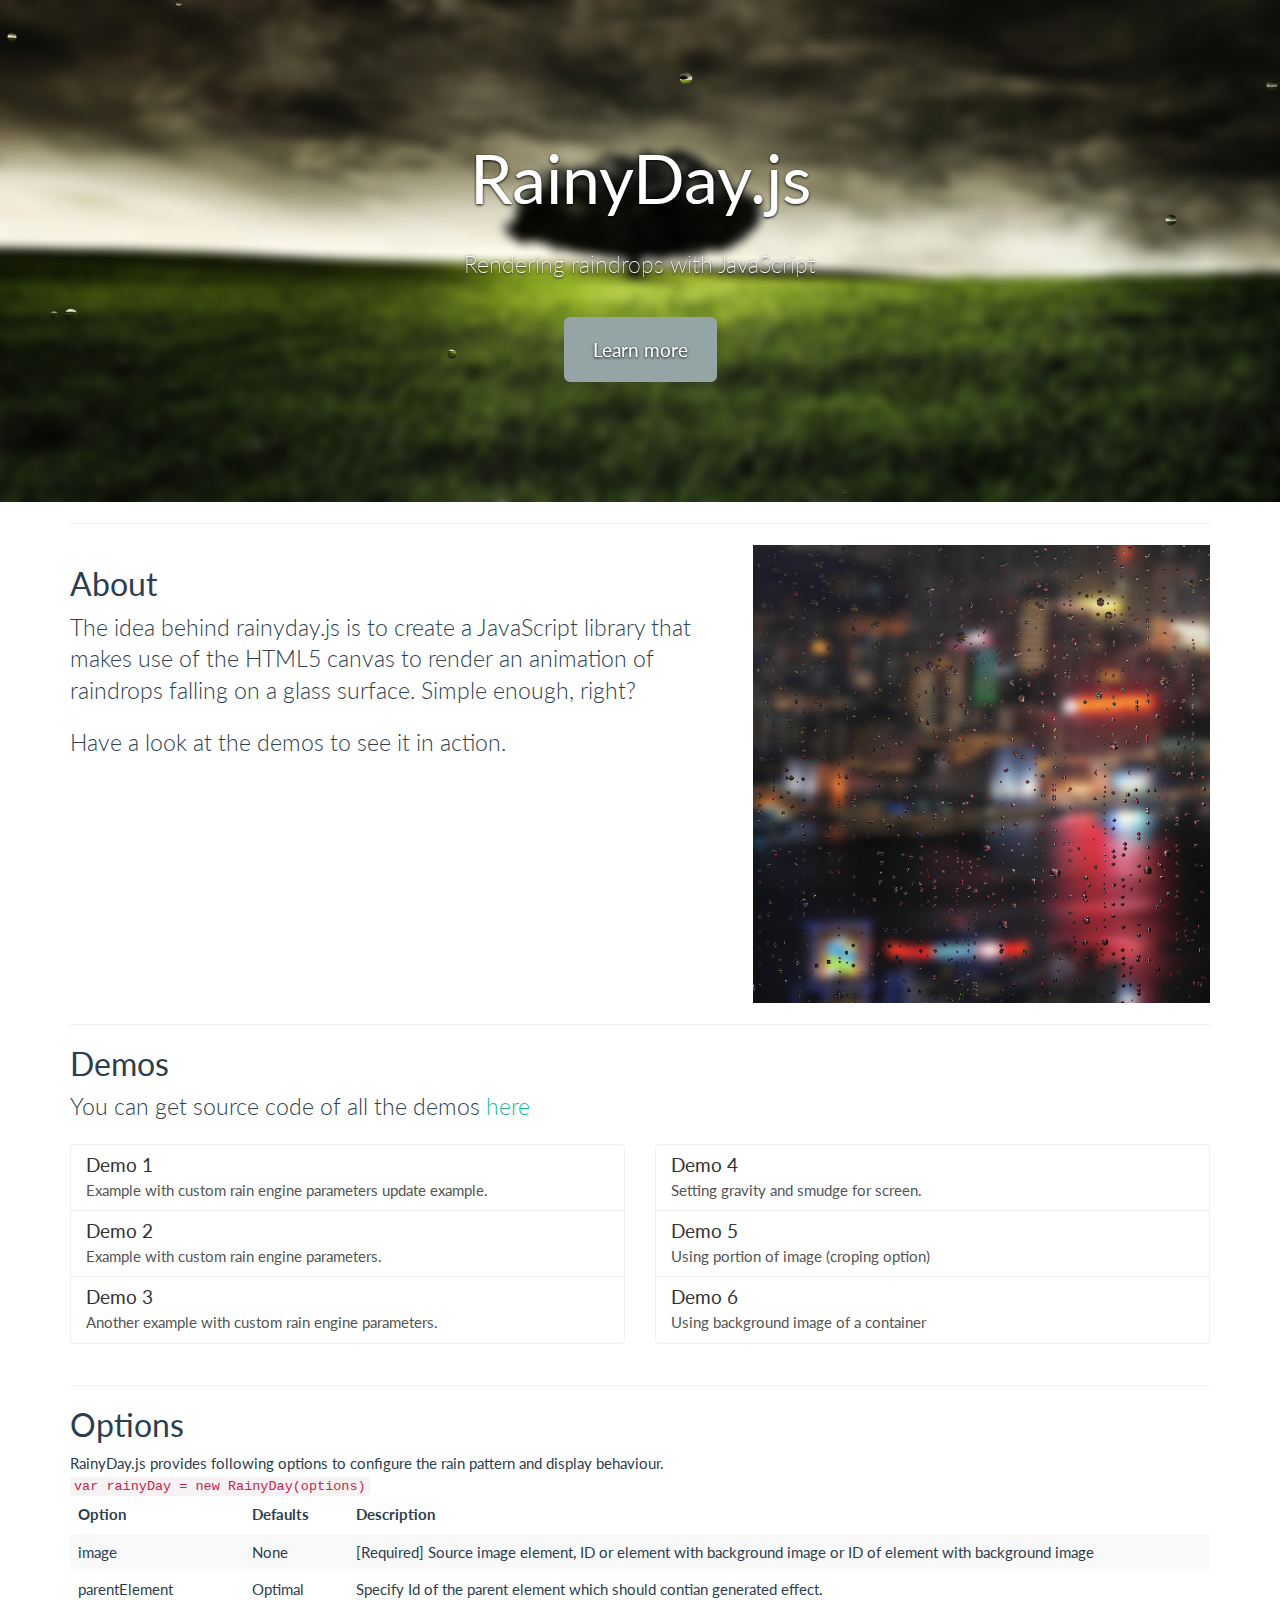
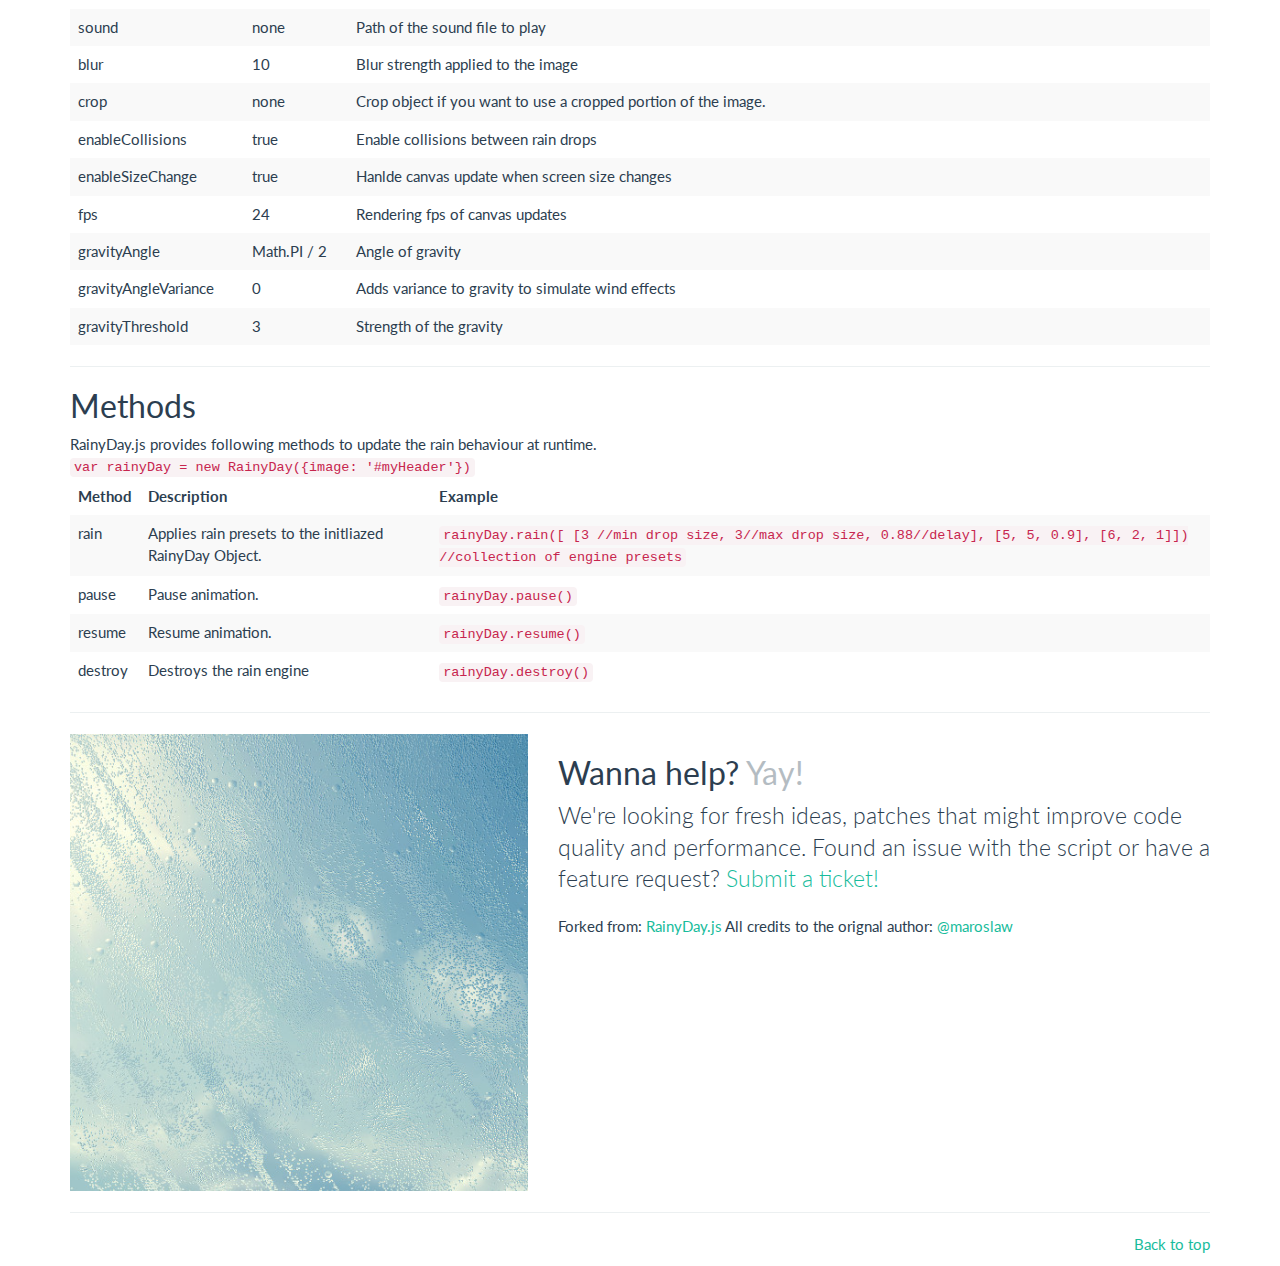
<file: js/script/rainyday.js-master/docs/index.html>
<!DOCTYPE html>
<html lang="en">

  <head>
    <meta charset="utf-8">
    <title>RainyDay.js : rendering raindrops with javascript</title>
    <meta name="viewport" content="width=device-width, initial-scale=1">
    <meta name="description" content="rendering raindrops with javascript">
    <link href="favicon.ico" rel="shortcut icon">
    <link href="./css/bootstrap.css" rel="stylesheet">
    <link href="./css/site.css" rel="stylesheet">
    <!--[if lt IE 9]>
    <script src="//cdnjs.cloudflare.com/ajax/libs/html5shiv/3.7/html5shiv.min.js"></script>
    <script src="//cdnjs.cloudflare.com/ajax/libs/respond.js/1.3.0/respond.min.js"></script>
    <![endif]-->
  </head>

  <body>
    <div>
      <div class="jumbotron" id="rainyDayHeader">
        <h1>RainyDay.js</h1>
        <br>
        <p>Rendering raindrops with JavaScript</p>
        <br>
        <a class="btn btn-default btn-lg" href="https://github.com/mubaidr/rainyday.js#rainydayjs">Learn more</a>
      </div>
    </div>
    <div class="container marketing">
      <hr class="featurette-divider">
      <div class="row featurette">
        <div class="col-md-7">
          <h2 class="featurette-heading">About</h2>
          <p class="lead">The idea behind rainyday.js is to create a JavaScript library that makes use of the HTML5 canvas to render an animation
            of raindrops falling on a glass surface. Simple enough, right?</p>
          <p class="lead">Have a look at the demos to see it in action.</p>
        </div>
        <div class="col-md-5">
          <img class="featurette-image img-responsive" src="img/dm1.jpg" alt="Demo #1">
        </div>
      </div>
      <hr class="featurette-divider">
      <div>
        <h2 id="demos">Demos</h2>
        <p class="lead">You can get source code of all the demos
          <a href="https://github.com/mubaidr/rainyday.js/tree/master/docs">here</a>
        </p>
        <div class="row">
          <div class="col-md-6">
            <div class="list-group">
              <a class="list-group-item" href="./demo1.html">
                <h4 class="list-group-item-heading">Demo 1</h4>
                <p class="list-group-item-text">Example with custom rain engine parameters update example.</p>
              </a>
              <a class="list-group-item" href="./demo2.html">
                <h4 class="list-group-item-heading">Demo 2</h4>
                <p class="list-group-item-text">Example with custom rain engine parameters.</p>
              </a>
              <a class="list-group-item" href="./demo3.html">
                <h4 class="list-group-item-heading">Demo 3</h4>
                <p class="list-group-item-text">Another example with custom rain engine parameters.</p>
              </a>
            </div>
          </div>
          <div class="col-md-6">
            <div class="list-group">
              <a class="list-group-item" href="./demo4.html">
                <h4 class="list-group-item-heading">Demo 4</h4>
                <p class="list-group-item-text">Setting gravity and smudge for screen.</p>
              </a>
              <a class="list-group-item" href="./demo5.html">
                <h4 class="list-group-item-heading">Demo 5</h4>
                <p class="list-group-item-text">Using portion of image (croping option)</p>
              </a>
              <a class="list-group-item" href="./demo6.html">
                <h4 class="list-group-item-heading">Demo 6</h4>
                <p class="list-group-item-text">Using background image of a container</p>
              </a>
            </div>
          </div>
        </div>
      </div>
      <hr class="featurette-divider">
      <h2 id="options">Options</h2>
      RainyDay.js provides following options to configure the rain pattern and display behaviour.
      <br>
      <code>var rainyDay = new RainyDay(options)</code>
      <div>
        <table class="table table-striped table-hover ">
          <thead>
            <tr>
              <th>Option</th>
              <th>Defaults</th>
              <th>Description</th>
            </tr>
          </thead>
          <tbody>
            <tr>
              <td colspan="1">image</td>
              <td colspan="1">None</td>
              <td colspan="3">[Required] Source image element, ID or element with background image or ID of element with background image</td>
            </tr>
            <tr>
              <td colspan="1">parentElement</td>
              <td colspan="1">Optimal</td>
              <td colspan="3">Specify Id of the parent element which should contian generated effect.</td>
            </tr>
            <tr>
              <td colspan="1">sound</td>
              <td colspan="1">none</td>
              <td colspan="3">Path of the sound file to play</td>
            </tr>
            <tr>
              <td colspan="1">blur</td>
              <td colspan="1">10</td>
              <td colspan="3">Blur strength applied to the image</td>
            </tr>
            <tr>
              <td colspan="1">crop</td>
              <td colspan="1">none</td>
              <td colspan="3">Crop object if you want to use a cropped portion of the image.</td>
            </tr>
            <tr>
              <td colspan="1">enableCollisions</td>
              <td colspan="1">true</td>
              <td colspan="3">Enable collisions between rain drops</td>
            </tr>
            <tr>
              <td colspan="1">enableSizeChange</td>
              <td colspan="1">true</td>
              <td colspan="3">Hanlde canvas update when screen size changes</td>
            </tr>
            <tr>
              <td colspan="1">fps</td>
              <td colspan="1">24</td>
              <td colspan="3">Rendering fps of canvas updates</td>
            </tr>
            <tr>
              <td colspan="1">gravityAngle</td>
              <td colspan="1">Math.PI / 2</td>
              <td colspan="3">Angle of gravity</td>
            </tr>
            <tr>
              <td colspan="1">gravityAngleVariance</td>
              <td colspan="1">0</td>
              <td colspan="3">Adds variance to gravity to simulate wind effects</td>
            </tr>
            <tr>
              <td colspan="1">gravityThreshold</td>
              <td colspan="1">3</td>
              <td colspan="3">Strength of the gravity</td>
            </tr>
          </tbody>
        </table>
      </div>
      <hr class="featurette-divider">
      <h2 id="methods">Methods</h2>
      RainyDay.js provides following methods to update the rain behaviour at runtime.
      <br>
      <code>var rainyDay = new RainyDay({image: '#myHeader'})</code>
      <div>
        <table class="table table-striped">
          <thead>
            <tr>
              <th colspan="1">Method</th>
              <th colspan="3">Description</th>
              <th colspan="1">Example</th>
            </tr>
          </thead>
          <tbody>
            <tr>
              <td colspan="1">rain</td>
              <td colspan="3">Applies rain presets to the initliazed RainyDay Object.</td>
              <td colspan="1">
                <code>
                  rainyDay.rain([ [3 //min drop size, 3//max drop size, 0.88//delay], [5, 5, 0.9], [6, 2, 1]]) //collection of engine presets
                </code>
              </td>
            </tr>
            <tr>
              <td colspan="1">pause</td>
              <td colspan="3">Pause animation.</td>
              <td colspan="1">
                <code>
                  rainyDay.pause()
                </code>
              </td>
            </tr>
            <tr>
              <td colspan="1">resume</td>
              <td colspan="3">Resume animation.</td>
              <td colspan="1">
                <code>
                  rainyDay.resume()
                </code>
              </td>
            </tr>
            <tr>
              <td colspan="1">destroy</td>
              <td colspan="3">Destroys the rain engine</td>
              <td colspan="1">
                <code>
                  rainyDay.destroy()
                </code>
              </td>
            </tr>
          </tbody>
        </table>
      </div>
      <hr class="featurette-divider">
      <div class="row featurette">
        <div class="col-md-5">
          <img class="featurette-image img-responsive" src="img/dm4.jpg" alt="Demo #4">
        </div>
        <div class="col-md-7">
          <h2 class="featurette-heading">Wanna help?
            <span class="text-muted">Yay!</span>
          </h2>
          <p class="lead">We're looking for fresh ideas, patches that might improve code quality and performance. Found an issue with the
            script or have a feature request?
            <a href="https://github.com/mubaidr/rainyday.js/issues">Submit a ticket!</a>
          </p>
          <p> Forked from:
            <a href="https://github.com/maroslaw/rainyday.js" target="_blank">RainyDay.js</a>
            All credits to the orignal author:
            <a href="https://github.com/maroslaw" target="_blank">@maroslaw</a>
          </p>
        </div>
      </div>
      <hr class="featurette-divider">
      <footer>
        <p class="pull-right">
          <a href="#">Back to top</a>
        </p>
      </footer>
    </div>
    <script src="./js/rainyday.min.js"></script>
    <script src="./js/site.js"></script>
  </body>

</html>
</file>
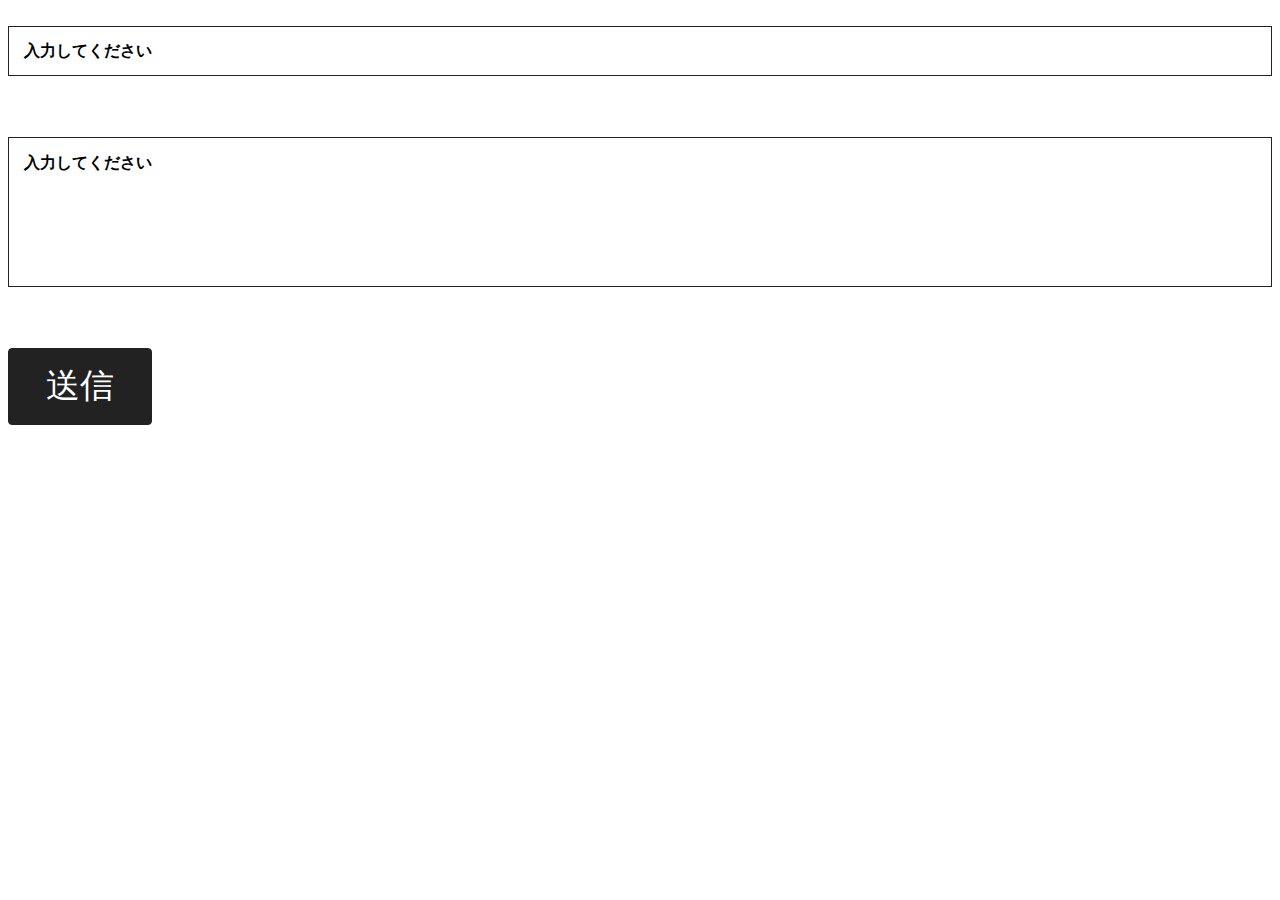
<file: index14.html>
<!DOCTYPE html>
<html lang="ja" dir="ltr">

<head>
  <meta charset="utf-8">
  <link rel="stylesheet" href="./js/script/foxholder/src/foxholder-styles.css">
  <script src="./js/jquery.js" charset="utf-8"></script>
  <script src="./js/script/foxholder/src/foxholder.js" charset="utf-8"></script>
  <title></title>
</head>

<body>
  <br>
  <form class="your-class">
    <input id="your-id-1" type="text" placeholder="入力してください" /><br><br>
    <textarea id="your-id-2" placeholder="入力してください"></textarea><br><br>
    <button type="submit" data-size="bg" data-filled="filled" data-direction="diagonal">送信</button>
</form>
<script>
jQuery('.your-class').foxholder({
  placeholderDemo: 2, // for placeholder demo (1 - 15)
  buttonDemo: 1 //for button demos (1 - 6), if you need a button effect
});
console.log("hello");

</script>
</body>

</html>
</file>
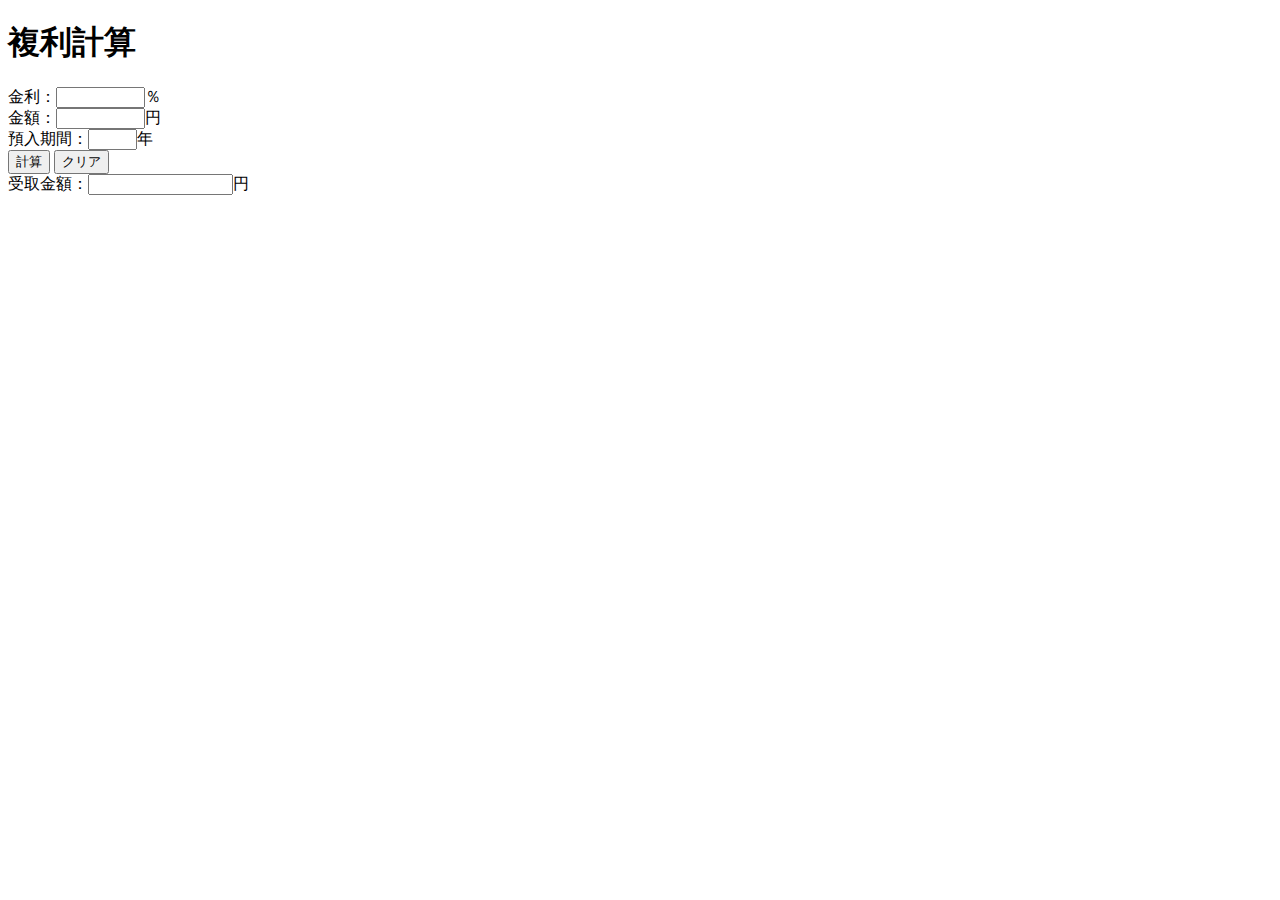
<file: index3.html>
<!DOCTYPE html>
<html lang="ja" dir="ltr">
  <head>
    <meta charset="utf-8">
    <script src="./js/jquery.js" charset="utf-8"></script>
    <script src="./js/main3.js" charset="utf-8"></script>
    <title></title>
  </head>
  <body>
    <h1>複利計算</h1>
    <form name="calcForm">
    <p>
      金利：<input type="text" name="rishi" size="8">％<br>
      金額：<input type="text" name="gankin" size="8">円<br>
      預入期間：<input type="text" name="kikan" size="3">年<br>
      <input name="calc" type="button" value="計算">
      <input type="reset" value="クリア"><br>
      受取金額：<input type="text" name="uketori" size="15">円<br>
    </p>
    </form>
  </body>
</html>
</file>
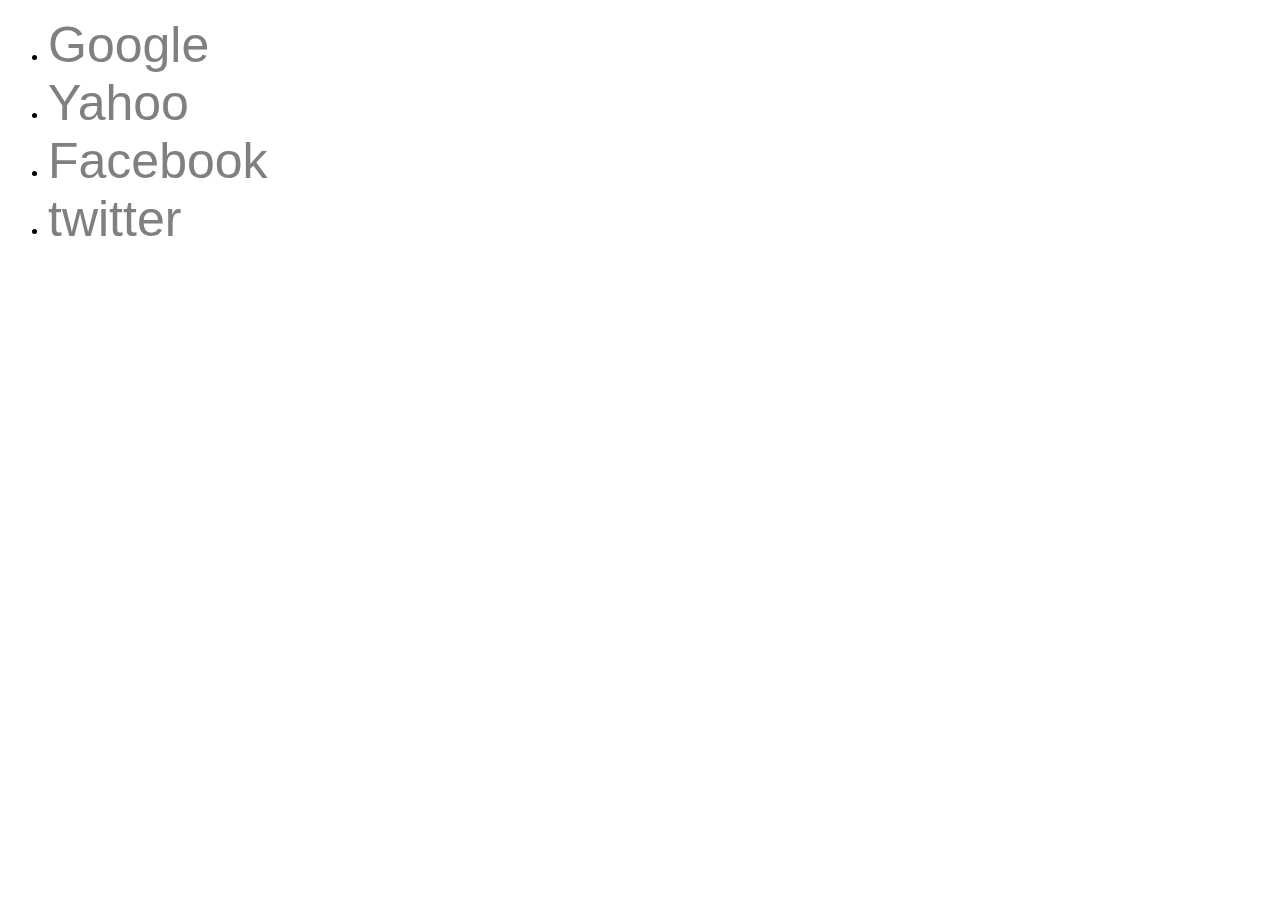
<file: index4.html>
<!DOCTYPE html>
<html lang="ja" dir="ltr">
  <head>
    <meta charset="utf-8">
    <link rel="stylesheet" href="./style4.css">
    <script src="./js/jquery.js" charset="utf-8"></script>
    <script src="./js/main4.js" charset="utf-8"></script>
    <title></title>
  </head>
  <body>
    <ul id="list">
      <li><a href="https://google.com">Google</a></li>
      <li><a href="https://yahoo.co.jp">Yahoo</a></li>
      <li><a href="https://facebook.com">Facebook</a></li>
      <li><a href="https://twitter.com">twitter</a></li>
    </ul>
  </body>
</html>
</file>
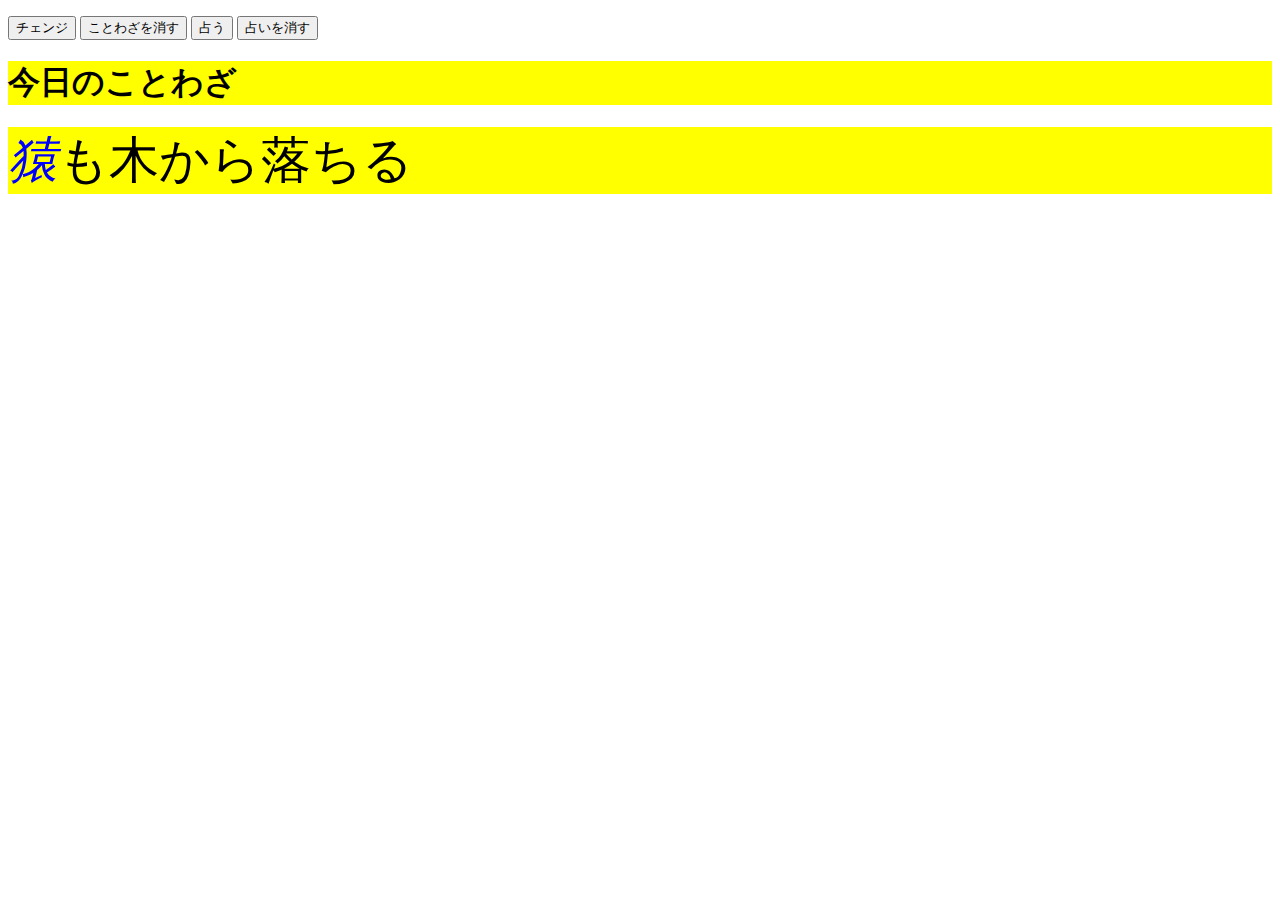
<file: index6.html>
<!DOCTYPE html>
<html lang="ja" dir="ltr">
  <head>
    <link rel="stylesheet" href="./style6.css">
    <script src="./js/jquery.js" charset="utf-8"></script>
    <script src="./js/main.js" charset="utf-8"></script>
    <meta charset="utf-8">
    <title></title>
  </head>
  <body>
    <form name="form1">
      <p>
        <input type="button" id="btn1" value="チェンジ">
        <input type="button" id="btn2" value="ことわざを消す">
        <input type="button" id="btn3" value="占う">
        <input type="button" id="btn4" value="占いを消す">
      </p>
    </form>
    <h1>今日のことわざ</h1>
    <div id="myarea">
      <em>猿</em>も木から落ちる
    </div>
  </body>
</html>
</file>
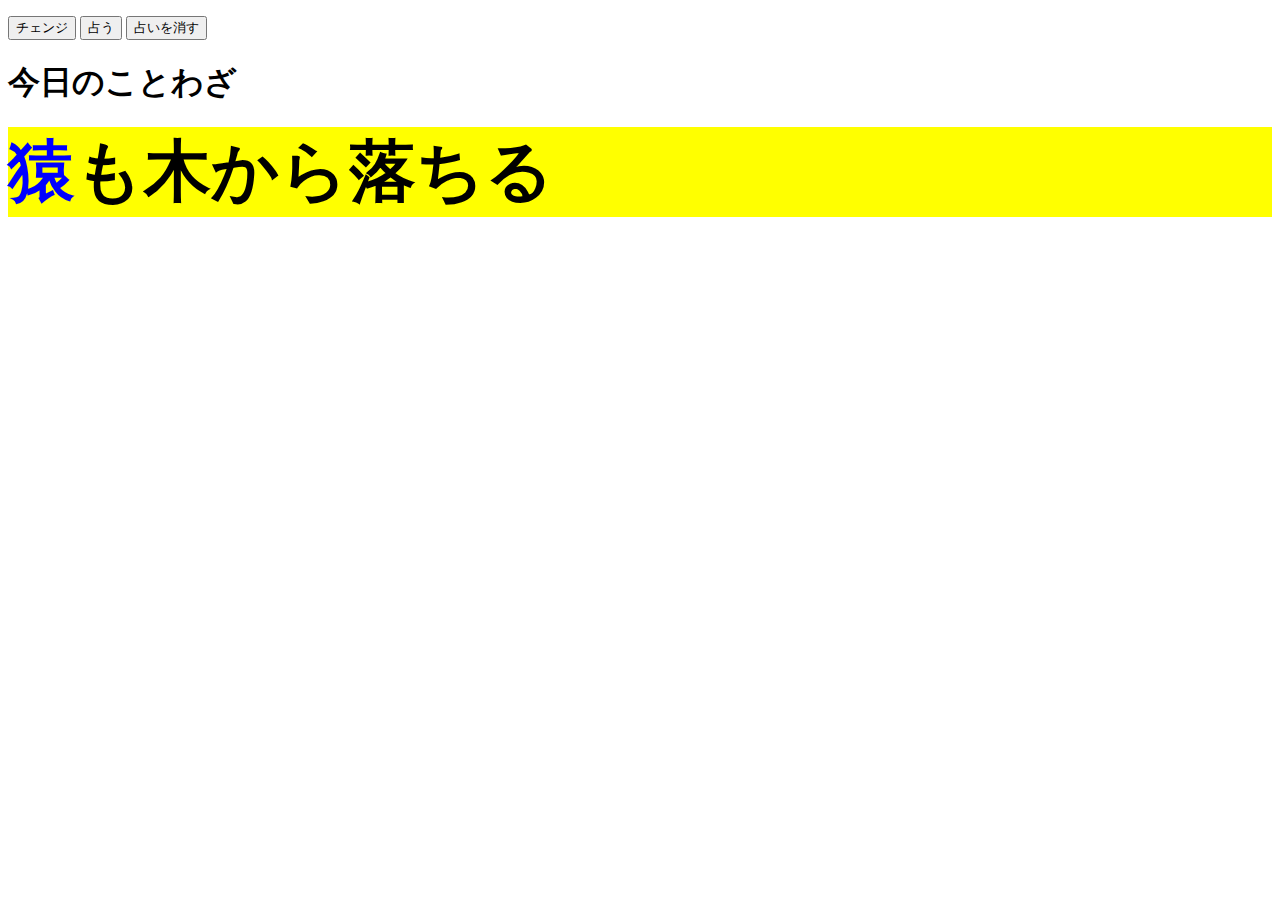
<file: index7.html>
<!DOCTYPE html>
<html lang="ja" dir="ltr">

<head>
  <meta charset="utf-8">
  <link rel="stylesheet" href="./style7.css">
  <script src="./js/jquery.js" charset="utf-8"></script>
  <script src="./js/main7.js" charset="utf-8"></script>
  <title></title>
</head>

<body>
  <form name="form1">
    <p>
      <input type="button" id="changeKotowazaBtn" value="チェンジ">
      <input type="button" id="showHideBtn" value="ことわざを消す">
      <input type="button" id="showUnsei" value="占う">
      <input type="button" id="removeUnsei" value="占いを消す">
    </p>
  </form>

  <h1>今日のことわざ</h1>
  <div id="kotowaza">
    <em>猿</em>も木から落ちる
  </div>

</body>

</html>
</file>
<file: js/script/foxholder/static/css/help-styles.css>
/* common styles */

body {
  font-family: 'Lato', sans-serif;
  font-size: 17px;
  color: #222222;
}

a {
  text-decoration: none !important;
}

header {
  margin-top: 50px;
}

.logo a {
  color: #222222;
  font-weight: 700;
  text-transform: uppercase;
  font-size: 30px;
  font-family: 'Montserrat', sans-serif;
  display: table;
  letter-spacing: 7px;
}

.logo a:before {
  content: "";
  display: inline-block;
  width: 59px;
  height: 90px;
  background: url(../img/logo.png) 0 0 no-repeat;
  background-size: contain;
  margin-right: 23px;
}

.logo a span {
  display: table-cell;
  vertical-align: middle;
}

.logo a span:nth-child(2) {
  letter-spacing: 0px;
  font-size: 12px;
  color: #f04c1e;
}

.primary-nav {
  margin-top: 30px;
}

.primary-nav a.btn,
.contact-me a.btn {
  margin-right: 5px;
  margin-bottom: 7px;
}

nav {
  margin-top: 30px;
}

nav a.btn {
  background-color: #f04c1e;
  color: #fff;
  margin-right: 5px;
  margin-bottom: 7px;
}

nav a.btn:hover,
nav a.btn:focus {
  color: #fff;
}

.primary-nav a.btn:last-child,
nav a.btn:last-child,
.contact-me a.btn:last-child,
.contact-me a.btn:nth-child(3) {
  margin-right: 0px;
}

main {
  margin-top: 40px;
}

h3, h2 {
  margin-top: 0px;
}

h2 {
  font-weight: 700;
}

.form-container,
.how-to-use,
.get-it-now,
.contact-me-now,
main>.row:nth-child(2) {
  padding: 50px 0px;
  border-top: 1px solid #222;
}

.form-container--buttons form {
  display: flex;
  justify-content: space-between;
  align-items: center;
  flex-wrap: wrap;
  margin-top: 50px;
}

form p {
  width: 100%;
  flex-shrink: 0;
}

.form-container--buttons button {
  margin-bottom: 15px;
}

.form-container:first-child {
  border-top: none !important;
}

.features-list {
  max-width: 540px;
  margin: 30px auto 0;
}

.features-list span {
  letter-spacing: 0px;
  font-size: 12px;
  font-weight: bold;
  color: #f04c1e;
  text-transform: uppercase;
  margin-left: 5px;
}

form {
  margin-top: 30px;
}

.using-info {
  margin-top: 70px;
}

.using-info ul li {
  margin-bottom: 40px;
}

.using-info ul li:last-child {
  margin-bottom: 0px;
}

.get-now,
.contact-me {
  margin-top: 35px;
}

.get-now a.btn {
  margin-bottom: 20px;
}

.get-now a.btn:last-child {
  margin-bottom: 0px;
}

.contact-me a.btn i {
  margin-right: 13px;
}

#disqus_thread {
  margin-top: 50px;
}

.share {
  text-align: center;
  margin-top: 30px;
}

footer {
  margin-top: 50px;
  padding: 20px 0px;
  border-top: 1px solid #222;
}

table {
  margin-top: 30px;
}

table.m-bottom {
  margin-bottom: 30px;
}

table th {
  text-align: center;
}

table th,
table td {
  padding: 10px;
  border: 1px solid;
}
</file>
<file: js/script/foxholder/static/css/prism.css>
/* http://prismjs.com/download.html?themes=prism-coy&languages=markup+css+clike+javascript */
/**
 * prism.js Coy theme for JavaScript, CoffeeScript, CSS and HTML
 * Based on https://github.com/tshedor/workshop-wp-theme (Example: http://workshop.kansan.com/category/sessions/basics or http://workshop.timshedor.com/category/sessions/basics);
 * @author Tim  Shedor
 */

code[class*="language-"],
pre[class*="language-"] {
	color: black;
	background: none;
	font-family: Consolas, Monaco, 'Andale Mono', 'Ubuntu Mono', monospace;
	text-align: left;
	white-space: pre;
	word-spacing: normal;
	word-break: normal;
	word-wrap: normal;
	line-height: 1.5;

	-moz-tab-size: 4;
	-o-tab-size: 4;
	tab-size: 4;

	-webkit-hyphens: none;
	-moz-hyphens: none;
	-ms-hyphens: none;
	hyphens: none;
}

/* Code blocks */
pre[class*="language-"] {
	position: relative;
	margin: .5em 0;
	box-shadow: -1px 0px 0px 0px #358ccb, 0px 0px 0px 1px #dfdfdf;
	border-left: 10px solid #358ccb;
	background-color: #fdfdfd;
	background-image: linear-gradient(transparent 50%, rgba(69, 142, 209, 0.04) 50%);
	background-size: 3em 3em;
	background-origin: content-box;
	overflow: visible;
	padding: 0;
}

code[class*="language"] {
	max-height: inherit;
	height: 100%;
	padding: 0 1em;
	display: block;
	overflow: auto;
}

/* Margin bottom to accomodate shadow */
:not(pre) > code[class*="language-"],
pre[class*="language-"] {
	background-color: #fdfdfd;
	-webkit-box-sizing: border-box;
	-moz-box-sizing: border-box;
	box-sizing: border-box;
	margin-bottom: 1em;
}

/* Inline code */
:not(pre) > code[class*="language-"] {
	position: relative;
	padding: .2em;
	border-radius: 0.3em;
	color: #c92c2c;
	border: 1px solid rgba(0, 0, 0, 0.1);
	display: inline;
	white-space: normal;
}

pre[class*="language-"]:before,
pre[class*="language-"]:after {
	content: '';
	z-index: -2;
	display: block;
	position: absolute;
	bottom: 0.75em;
	left: 0.18em;
	width: 40%;
	height: 20%;
	max-height: 13em;
	box-shadow: 0px 13px 8px #979797;
	-webkit-transform: rotate(-2deg);
	-moz-transform: rotate(-2deg);
	-ms-transform: rotate(-2deg);
	-o-transform: rotate(-2deg);
	transform: rotate(-2deg);
}

:not(pre) > code[class*="language-"]:after,
pre[class*="language-"]:after {
	right: 0.75em;
	left: auto;
	-webkit-transform: rotate(2deg);
	-moz-transform: rotate(2deg);
	-ms-transform: rotate(2deg);
	-o-transform: rotate(2deg);
	transform: rotate(2deg);
}

.token.comment,
.token.block-comment,
.token.prolog,
.token.doctype,
.token.cdata {
	color: #7D8B99;
}

.token.punctuation {
	color: #5F6364;
}

.token.property,
.token.tag,
.token.boolean,
.token.number,
.token.function-name,
.token.constant,
.token.symbol,
.token.deleted {
	color: #c92c2c;
}

.token.selector,
.token.attr-name,
.token.string,
.token.char,
.token.function,
.token.builtin,
.token.inserted {
	color: #2f9c0a;
}

.token.operator,
.token.entity,
.token.url,
.token.variable {
	color: #a67f59;
	background: rgba(255, 255, 255, 0.5);
}

.token.atrule,
.token.attr-value,
.token.keyword,
.token.class-name {
	color: #1990b8;
}

.token.regex,
.token.important {
	color: #e90;
}

.language-css .token.string,
.style .token.string {
	color: #a67f59;
	background: rgba(255, 255, 255, 0.5);
}

.token.important {
	font-weight: normal;
}

.token.bold {
	font-weight: bold;
}
.token.italic {
	font-style: italic;
}

.token.entity {
	cursor: help;
}

.namespace {
	opacity: .7;
}

@media screen and (max-width: 767px) {
	pre[class*="language-"]:before,
	pre[class*="language-"]:after {
		bottom: 14px;
		box-shadow: none;
	}

}

/* Plugin styles */
.token.tab:not(:empty):before,
.token.cr:before,
.token.lf:before {
	color: #e0d7d1;
}

/* Plugin styles: Line Numbers */
pre[class*="language-"].line-numbers {
	padding-left: 0;
}

pre[class*="language-"].line-numbers code {
	padding-left: 3.8em;
}

pre[class*="language-"].line-numbers .line-numbers-rows {
	left: 0;
}

/* Plugin styles: Line Highlight */
pre[class*="language-"][data-line] {
	padding-top: 0;
	padding-bottom: 0;
	padding-left: 0;
}
pre[data-line] code {
	position: relative;
	padding-left: 4em;
}
pre .line-highlight {
	margin-top: 0;
}
</file>
<file: js/script/foxholder/src/foxholder-styles.css>
.foxholder-form * {
  -webkit-box-sizing: border-box;
  box-sizing: border-box
}

.foxholder-form__item {
  position: relative;
  margin-bottom: 25px
}

.foxholder-form__item:last-child {
  margin-bottom: 0
}

.foxholder-form__input, .foxholder-form__textarea {
  -webkit-transition-property: all;
  -o-transition-property: all;
  transition-property: all;
  -webkit-transition-duration: 0.2s;
  -o-transition-duration: 0.2s;
  transition-duration: 0.2s;
  -webkit-transition-timing-function: linear;
  -o-transition-timing-function: linear;
  transition-timing-function: linear;
  -webkit-transition-delay: 0s;
  -o-transition-delay: 0s;
  transition-delay: 0s;
  width: 100%;
  padding: 15px;
  font-size: inherit;
  font-family: inherit;
  color: #222;
  background-color: #fff;
  border: 1px solid #222;
  outline: none;
  -webkit-box-shadow: none;
  box-shadow: none
}

.foxholder-form__textarea {
  display: block;
  resize: none;
  height: 150px;
  line-height: inherit
}

.foxholder-form__label {
  position: absolute;
  top: 1px;
  left: 1px;
  display: -webkit-box;
  display: -webkit-flex;
  display: -ms-flexbox;
  display: flex;
  -webkit-box-align: center;
  -webkit-align-items: center;
  -ms-flex-align: center;
  align-items: center;
  margin-bottom: 0px;
  font-family: inherit;
  font-size: inherit;
  font-weight: 700;
  background-color: transparent
}

.foxholder-form__label span {
  display: inline-block;
  padding: 0 15px
}

.foxholder-form__input+label {
  height: calc(100% - 2*1px)
}

.foxholder-form__textarea+label span {
  padding: 15px 15px
}

.foxholder-form__button {
  padding: 12px 27px;
  font-size: inherit;
  font-family: inherit;
  color: #222;
  border: 1px solid #222;
  border-radius: 4px;
  background-color: #fff;
  outline: none;
  cursor: pointer;
  position: relative;
  overflow: hidden
}

.foxholder-form__button--small {
  padding: 7px 22px;
  font-size: 1.5rem
}

.foxholder-form__button--medium {
  padding: 12px 27px;
  font-size: 1.8rem
}

.foxholder-form__button--big {
  padding: 15px 37px;
  font-size: 2.1rem
}

.foxholder-form__button--filled {
  color: #fff;
  background-color: #222
}

.foxholder-form__input--effect-1+label, .foxholder-form__textarea--effect-1+label {
  -webkit-transition-property: all;
  -o-transition-property: all;
  transition-property: all;
  -webkit-transition-duration: 0.2s;
  -o-transition-duration: 0.2s;
  transition-duration: 0.2s;
  -webkit-transition-timing-function: linear;
  -o-transition-timing-function: linear;
  transition-timing-function: linear;
  -webkit-transition-delay: 0s;
  -o-transition-delay: 0s;
  transition-delay: 0s;
  opacity: 1
}

.foxholder-form__input--effect-1.is-active+label, .foxholder-form__input--effect-1:focus+label, .foxholder-form__textarea--effect-1.is-active+label, .foxholder-form__textarea--effect-1:focus+label {
  opacity: 0
}

.foxholder-form__input--effect-2+label, .foxholder-form__textarea--effect-2+label {
  -webkit-transition-property: all;
  -o-transition-property: all;
  transition-property: all;
  -webkit-transition-duration: 0.2s;
  -o-transition-duration: 0.2s;
  transition-duration: 0.2s;
  -webkit-transition-timing-function: linear;
  -o-transition-timing-function: linear;
  transition-timing-function: linear;
  -webkit-transition-delay: 0s;
  -o-transition-delay: 0s;
  transition-delay: 0s
}

.foxholder-form__input--effect-2.is-active, .foxholder-form__input--effect-2:focus, .foxholder-form__textarea--effect-2.is-active, .foxholder-form__textarea--effect-2:focus {
  border-left-color: transparent;
  border-right-color: transparent;
  border-top-color: transparent;
  border-bottom-color: #f04c1e
}

.foxholder-form__input--effect-2.is-active+label, .foxholder-form__input--effect-2:focus+label, .foxholder-form__textarea--effect-2.is-active+label, .foxholder-form__textarea--effect-2:focus+label {
  top: -22px;
  left: -6px;
  font-size: 80%;
  font-style: italic;
  color: #f04c1e
}

.foxholder-form__item--effect-3 {
  overflow: hidden;
  border: 1px solid #222
}

.foxholder-form__input--effect-3, .foxholder-form__textarea--effect-3 {
  border: none
}

.foxholder-form__input--effect-3+label, .foxholder-form__textarea--effect-3+label {
  -webkit-transition-property: all;
  -o-transition-property: all;
  transition-property: all;
  -webkit-transition-duration: 0.2s;
  -o-transition-duration: 0.2s;
  transition-duration: 0.2s;
  -webkit-transition-timing-function: linear;
  -o-transition-timing-function: linear;
  transition-timing-function: linear;
  -webkit-transition-delay: 0s;
  -o-transition-delay: 0s;
  transition-delay: 0s;
  left: -40px;
  top: 0;
  -webkit-transform: skew(-30deg);
  -ms-transform: skew(-30deg);
  transform: skew(-30deg);
  padding-left: 40px;
  padding-right: 10px
}

.foxholder-form__input--effect-3+label span, .foxholder-form__textarea--effect-3+label span {
  -webkit-transform: skew(30deg);
  -ms-transform: skew(30deg);
  transform: skew(30deg)
}

.foxholder-form__input--effect-3.is-active+label, .foxholder-form__input--effect-3:focus+label, .foxholder-form__textarea--effect-3.is-active+label, .foxholder-form__textarea--effect-3:focus+label {
  background-color: #f04c1e;
  color: #fff
}

.foxholder-form__input--effect-3+label {
  height: 100%
}

.foxholder-form__input--effect-4+label, .foxholder-form__textarea--effect-4+label {
  -webkit-transition-property: all;
  -o-transition-property: all;
  transition-property: all;
  -webkit-transition-duration: 0.2s;
  -o-transition-duration: 0.2s;
  transition-duration: 0.2s;
  -webkit-transition-timing-function: linear;
  -o-transition-timing-function: linear;
  transition-timing-function: linear;
  -webkit-transition-delay: 0s;
  -o-transition-delay: 0s;
  transition-delay: 0s
}

.foxholder-form__input--effect-4.is-active+label, .foxholder-form__input--effect-4:focus+label, .foxholder-form__textarea--effect-4.is-active+label, .foxholder-form__textarea--effect-4:focus+label {
  background-color: #f04c1e;
  color: #fff
}

.foxholder-form__item--effect-5 {
  overflow: hidden
}

.foxholder-form__input--effect-5, .foxholder-form__textarea--effect-5 {
  -webkit-transition-property: all;
  -o-transition-property: all;
  transition-property: all;
  -webkit-transition-duration: 0.3s;
  -o-transition-duration: 0.3s;
  transition-duration: 0.3s;
  -webkit-transition-timing-function: linear;
  -o-transition-timing-function: linear;
  transition-timing-function: linear;
  -webkit-transition-delay: 0s;
  -o-transition-delay: 0s;
  transition-delay: 0s
}

.foxholder-form__input--effect-5+label, .foxholder-form__textarea--effect-5+label {
  -webkit-transition-property: all;
  -o-transition-property: all;
  transition-property: all;
  -webkit-transition-duration: 0.3s;
  -o-transition-duration: 0.3s;
  transition-duration: 0.3s;
  -webkit-transition-timing-function: linear;
  -o-transition-timing-function: linear;
  transition-timing-function: linear;
  -webkit-transition-delay: 0s;
  -o-transition-delay: 0s;
  transition-delay: 0s
}

.foxholder-form__input--effect-5.is-active, .foxholder-form__input--effect-5:focus, .foxholder-form__textarea--effect-5.is-active, .foxholder-form__textarea--effect-5:focus {
  background-color: #f5f5f5
}

.foxholder-form__input--effect-5.is-active+label, .foxholder-form__input--effect-5:focus+label, .foxholder-form__textarea--effect-5.is-active+label, .foxholder-form__textarea--effect-5:focus+label {
  left: -30%
}

.foxholder-form__input--effect-6, .foxholder-form__textarea--effect-6 {
  -webkit-transition-property: all;
  -o-transition-property: all;
  transition-property: all;
  -webkit-transition-duration: 0.2s;
  -o-transition-duration: 0.2s;
  transition-duration: 0.2s;
  -webkit-transition-timing-function: linear;
  -o-transition-timing-function: linear;
  transition-timing-function: linear;
  -webkit-transition-delay: 0s;
  -o-transition-delay: 0s;
  transition-delay: 0s
}

.foxholder-form__input--effect-6+label, .foxholder-form__textarea--effect-6+label {
  -webkit-transition-property: all;
  -o-transition-property: all;
  transition-property: all;
  -webkit-transition-duration: 0.2s;
  -o-transition-duration: 0.2s;
  transition-duration: 0.2s;
  -webkit-transition-timing-function: linear;
  -o-transition-timing-function: linear;
  transition-timing-function: linear;
  -webkit-transition-delay: 0s;
  -o-transition-delay: 0s;
  transition-delay: 0s
}

.foxholder-form__input--effect-6.is-active, .foxholder-form__input--effect-6:focus, .foxholder-form__textarea--effect-6.is-active, .foxholder-form__textarea--effect-6:focus {
  border-color: #4fb53a;
  border-radius: 5px
}

.foxholder-form__input--effect-6.is-active+label, .foxholder-form__input--effect-6:focus+label, .foxholder-form__textarea--effect-6.is-active+label, .foxholder-form__textarea--effect-6:focus+label {
  left: 80px;
  opacity: 0
}

.foxholder-form__icon--effect-7 {
  position: absolute;
  top: 0;
  left: 0;
  -webkit-transition: opacity .4s linear 0s, top .2s linear .2s, -webkit-transform .2s linear .2s;
  transition: opacity .4s linear 0s, top .2s linear .2s, -webkit-transform .2s linear .2s;
  -o-transition: opacity .4s linear 0s, top .2s linear .2s, transform .2s linear .2s;
  transition: opacity .4s linear 0s, top .2s linear .2s, transform .2s linear .2s;
  transition: opacity .4s linear 0s, top .2s linear .2s, transform .2s linear .2s, -webkit-transform .2s linear .2s;
  height: 0;
  width: 0;
  -webkit-transform: translateY(0%);
  -ms-transform: translateY(0%);
  transform: translateY(0%);
  opacity: 0;
  border: 15px solid transparent;
  border-left: 13px solid #222
}

.foxholder-form__input--effect-7+label, .foxholder-form__textarea--effect-7+label {
  -webkit-transition-property: all;
  -o-transition-property: all;
  transition-property: all;
  -webkit-transition-duration: 0.2s;
  -o-transition-duration: 0.2s;
  transition-duration: 0.2s;
  -webkit-transition-timing-function: linear;
  -o-transition-timing-function: linear;
  transition-timing-function: linear;
  -webkit-transition-delay: 0s;
  -o-transition-delay: 0s;
  transition-delay: 0s
}

.foxholder-form__input--effect-7.is-active, .foxholder-form__input--effect-7:focus, .foxholder-form__textarea--effect-7.is-active, .foxholder-form__textarea--effect-7:focus {
  padding-left: 43px
}

.foxholder-form__input--effect-7.is-active+label, .foxholder-form__input--effect-7:focus+label, .foxholder-form__textarea--effect-7.is-active+label, .foxholder-form__textarea--effect-7:focus+label {
  -webkit-transform: scale(0.3);
  -ms-transform: scale(0.3);
  transform: scale(0.3);
  -webkit-transform-origin: left center;
  -ms-transform-origin: left center;
  transform-origin: left center;
  opacity: 0
}

.foxholder-form__input--effect-7.is-active~div, .foxholder-form__input--effect-7:focus~div, .foxholder-form__textarea--effect-7.is-active~div, .foxholder-form__textarea--effect-7:focus~div {
  top: 50%;
  -webkit-transform: translateY(-50%);
  -ms-transform: translateY(-50%);
  transform: translateY(-50%);
  opacity: 1
}

.foxholder-form__input--effect-8+label, .foxholder-form__textarea--effect-8+label {
  -webkit-transition-property: all;
  -o-transition-property: all;
  transition-property: all;
  -webkit-transition-duration: 0.3s;
  -o-transition-duration: 0.3s;
  transition-duration: 0.3s;
  -webkit-transition-timing-function: linear;
  -o-transition-timing-function: linear;
  transition-timing-function: linear;
  -webkit-transition-delay: 0s;
  -o-transition-delay: 0s;
  transition-delay: 0s
}

.foxholder-form__input--effect-8.is-active+label, .foxholder-form__input--effect-8:focus+label, .foxholder-form__textarea--effect-8.is-active+label, .foxholder-form__textarea--effect-8:focus+label {
  letter-spacing: 10px;
  opacity: 0
}

.foxholder-form__item--effect-9 {
  overflow: hidden
}

.foxholder-form__input--effect-9+label, .foxholder-form__textarea--effect-9+label {
  -webkit-transition-property: all;
  -o-transition-property: all;
  transition-property: all;
  -webkit-transition-duration: 0.2s;
  -o-transition-duration: 0.2s;
  transition-duration: 0.2s;
  -webkit-transition-timing-function: linear;
  -o-transition-timing-function: linear;
  transition-timing-function: linear;
  -webkit-transition-delay: 0s;
  -o-transition-delay: 0s;
  transition-delay: 0s;
  z-index: 5
}

.foxholder-form__input--effect-9~div, .foxholder-form__textarea--effect-9~div {
  position: absolute;
  top: 0;
  -webkit-transition-property: all;
  -o-transition-property: all;
  transition-property: all;
  -webkit-transition-duration: 0.2s;
  -o-transition-duration: 0.2s;
  transition-duration: 0.2s;
  -webkit-transition-timing-function: linear;
  -o-transition-timing-function: linear;
  transition-timing-function: linear;
  -webkit-transition-delay: 0s;
  -o-transition-delay: 0s;
  transition-delay: 0s;
  background-color: #f04c1e
}

.foxholder-form__input--effect-9.is-active+label, .foxholder-form__input--effect-9:focus+label, .foxholder-form__textarea--effect-9.is-active+label, .foxholder-form__textarea--effect-9:focus+label {
  -webkit-transition-property: all;
  -o-transition-property: all;
  transition-property: all;
  -webkit-transition-duration: 0.2s;
  -o-transition-duration: 0.2s;
  transition-duration: 0.2s;
  -webkit-transition-timing-function: linear;
  -o-transition-timing-function: linear;
  transition-timing-function: linear;
  -webkit-transition-delay: 0.1s;
  -o-transition-delay: 0.1s;
  transition-delay: 0.1s;
  color: #fff
}

.foxholder-form__input--effect-9.is-active~div, .foxholder-form__input--effect-9:focus~div, .foxholder-form__textarea--effect-9.is-active~div, .foxholder-form__textarea--effect-9:focus~div {
  left: 0 !important
}

.foxholder-form__input--effect-10, .foxholder-form__textarea--effect-10 {
  -webkit-transition-property: all;
  -o-transition-property: all;
  transition-property: all;
  -webkit-transition-duration: 0.3s;
  -o-transition-duration: 0.3s;
  transition-duration: 0.3s;
  -webkit-transition-timing-function: linear;
  -o-transition-timing-function: linear;
  transition-timing-function: linear;
  -webkit-transition-delay: 0s;
  -o-transition-delay: 0s;
  transition-delay: 0s
}

.foxholder-form__input--effect-10+label, .foxholder-form__textarea--effect-10+label {
  -webkit-transition-property: all;
  -o-transition-property: all;
  transition-property: all;
  -webkit-transition-duration: 0.3s;
  -o-transition-duration: 0.3s;
  transition-duration: 0.3s;
  -webkit-transition-timing-function: linear;
  -o-transition-timing-function: linear;
  transition-timing-function: linear;
  -webkit-transition-delay: 0s;
  -o-transition-delay: 0s;
  transition-delay: 0s
}

.foxholder-form__input--effect-10.is-active, .foxholder-form__input--effect-10:focus, .foxholder-form__textarea--effect-10.is-active, .foxholder-form__textarea--effect-10:focus {
  padding: 15px 30px;
  border-radius: 40px;
  border-style: dashed
}

.foxholder-form__input--effect-10.is-active+label, .foxholder-form__input--effect-10:focus+label, .foxholder-form__textarea--effect-10.is-active+label, .foxholder-form__textarea--effect-10:focus+label {
  left: 30px
}

.foxholder-form__input--effect-10.is-active+label span, .foxholder-form__input--effect-10:focus+label span, .foxholder-form__textarea--effect-10.is-active+label span, .foxholder-form__textarea--effect-10:focus+label span {
  padding: 0 15px;
  background-color: #fff
}

.foxholder-form__textarea--effect-10+label {
  padding: 15px 0
}

.foxholder-form__textarea--effect-10+label span {
  padding: 0 15px
}

.foxholder-form__textarea--effect-10.is-active, .foxholder-form__textarea--effect-10:focus {
  padding: 30px 30px
}

.foxholder-form__input--effect-11+label, .foxholder-form__textarea--effect-11+label {
  -webkit-transition-property: all;
  -o-transition-property: all;
  transition-property: all;
  -webkit-transition-duration: 0.2s;
  -o-transition-duration: 0.2s;
  transition-duration: 0.2s;
  -webkit-transition-timing-function: linear;
  -o-transition-timing-function: linear;
  transition-timing-function: linear;
  -webkit-transition-delay: 0s;
  -o-transition-delay: 0s;
  transition-delay: 0s
}

.foxholder-form__input--effect-11~.foxholder-form__helper, .foxholder-form__textarea--effect-11~.foxholder-form__helper {
  position: absolute;
  -webkit-transition-property: all;
  -o-transition-property: all;
  transition-property: all;
  -webkit-transition-duration: 0.4s;
  -o-transition-duration: 0.4s;
  transition-duration: 0.4s;
  -webkit-transition-timing-function: linear;
  -o-transition-timing-function: linear;
  transition-timing-function: linear;
  -webkit-transition-delay: 0s;
  -o-transition-delay: 0s;
  transition-delay: 0s;
  -webkit-transform: scale(0);
  -ms-transform: scale(0);
  transform: scale(0);
  -webkit-transform-origin: center;
  -ms-transform-origin: center;
  transform-origin: center;
  background-color: #4fb53a
}

.foxholder-form__input--effect-11~.foxholder-form__helper--top, .foxholder-form__textarea--effect-11~.foxholder-form__helper--top {
  top: -1px;
  left: 0px;
  width: 100%;
  height: 3px
}

.foxholder-form__input--effect-11~.foxholder-form__helper--bottom, .foxholder-form__textarea--effect-11~.foxholder-form__helper--bottom {
  bottom: -1px;
  left: 0px;
  width: 100%;
  height: 3px
}

.foxholder-form__input--effect-11~.foxholder-form__helper--left, .foxholder-form__textarea--effect-11~.foxholder-form__helper--left {
  top: -1px;
  left: 0px;
  width: 3px;
  height: 100%
}

.foxholder-form__input--effect-11~.foxholder-form__helper--right, .foxholder-form__textarea--effect-11~.foxholder-form__helper--right {
  top: -1px;
  right: 0px;
  width: 3px;
  height: 100%
}

.foxholder-form__input--effect-11.is-active+label, .foxholder-form__input--effect-11:focus+label, .foxholder-form__textarea--effect-11.is-active+label, .foxholder-form__textarea--effect-11:focus+label {
  opacity: 0
}

.foxholder-form__input--effect-11.is-active~.foxholder-form__helper, .foxholder-form__input--effect-11:focus~.foxholder-form__helper, .foxholder-form__textarea--effect-11.is-active~.foxholder-form__helper, .foxholder-form__textarea--effect-11:focus~.foxholder-form__helper {
  -webkit-transform: scale(1);
  -ms-transform: scale(1);
  transform: scale(1)
}

.foxholder-form__item--effect-12 {
  overflow: hidden
}

.foxholder-form__input--effect-12+label span, .foxholder-form__textarea--effect-12+label span {
  -webkit-transition-property: all;
  -o-transition-property: all;
  transition-property: all;
  -webkit-transition-duration: 0.2s;
  -o-transition-duration: 0.2s;
  transition-duration: 0.2s;
  -webkit-transition-timing-function: cubic-bezier(0, 0, 0.2, 1);
  -o-transition-timing-function: cubic-bezier(0, 0, 0.2, 1);
  transition-timing-function: cubic-bezier(0, 0, 0.2, 1);
  -webkit-transition-delay: 0s;
  -o-transition-delay: 0s;
  transition-delay: 0s
}

.foxholder-form__input--effect-12+label:after, .foxholder-form__textarea--effect-12+label:after {
  position: absolute;
  top: 50%;
  left: -40px;
  -webkit-transition-property: all;
  -o-transition-property: all;
  transition-property: all;
  -webkit-transition-duration: 0.2s;
  -o-transition-duration: 0.2s;
  transition-duration: 0.2s;
  -webkit-transition-timing-function: cubic-bezier(0, 0, 0.2, 1);
  -o-transition-timing-function: cubic-bezier(0, 0, 0.2, 1);
  transition-timing-function: cubic-bezier(0, 0, 0.2, 1);
  -webkit-transition-delay: 0s;
  -o-transition-delay: 0s;
  transition-delay: 0s;
  content: '';
  display: block;
  width: 10px;
  height: 10px;
  -webkit-transform: translateY(-50%);
  -ms-transform: translateY(-50%);
  transform: translateY(-50%);
  border-radius: 50%;
  background-color: #4fb53a
}

.foxholder-form__input--effect-12.is-active, .foxholder-form__input--effect-12:focus, .foxholder-form__textarea--effect-12.is-active, .foxholder-form__textarea--effect-12:focus {
  padding-left: 45px
}

.foxholder-form__input--effect-12.is-active+label span, .foxholder-form__input--effect-12:focus+label span, .foxholder-form__textarea--effect-12.is-active+label span, .foxholder-form__textarea--effect-12:focus+label span {
  -webkit-transform: scale(0, 1);
  -ms-transform: scale(0, 1);
  transform: scale(0, 1);
  -webkit-transform-origin: left center;
  -ms-transform-origin: left center;
  transform-origin: left center;
  opacity: 0
}

.foxholder-form__input--effect-12.is-active+label:after, .foxholder-form__input--effect-12:focus+label:after, .foxholder-form__textarea--effect-12.is-active+label:after, .foxholder-form__textarea--effect-12:focus+label:after {
  -webkit-transition-delay: .2s;
  -o-transition-delay: .2s;
  transition-delay: .2s;
  left: 20px
}

.foxholder-form__input--effect-13+label, .foxholder-form__textarea--effect-13+label {
  left: 20px
}

.foxholder-form__input--effect-13+label span, .foxholder-form__textarea--effect-13+label span {
  -webkit-transition-property: all;
  -o-transition-property: all;
  transition-property: all;
  -webkit-transition-duration: 0.2s;
  -o-transition-duration: 0.2s;
  transition-duration: 0.2s;
  -webkit-transition-timing-function: linear;
  -o-transition-timing-function: linear;
  transition-timing-function: linear;
  -webkit-transition-delay: 0s;
  -o-transition-delay: 0s;
  transition-delay: 0s;
  padding: 0
}

.foxholder-form__input--effect-13.is-active+label, .foxholder-form__input--effect-13:focus+label, .foxholder-form__textarea--effect-13.is-active+label, .foxholder-form__textarea--effect-13:focus+label {
  left: 10px
}

.foxholder-form__input--effect-13.is-active+label span, .foxholder-form__input--effect-13:focus+label span, .foxholder-form__textarea--effect-13.is-active+label span, .foxholder-form__textarea--effect-13:focus+label span {
  padding: 7.5px 15px;
  border: 1px solid #222
}

.foxholder-form__input--effect-13.is-active+label span, .foxholder-form__textarea--effect-13.is-active+label span {
  border-color: #f04c1e;
  background-color: #f04c1e;
  color: #fff
}

.foxholder-form__textarea--effect-13+label {
  top: 10px
}

.foxholder-form__textarea--effect-13+label span {
  padding: 7.5px 0
}

.foxholder-form__input--effect-14, .foxholder-form__textarea--effect-14 {
  border-left-color: transparent;
  border-top-color: transparent;
  border-right-color: transparent
}

.foxholder-form__input--effect-14+label, .foxholder-form__textarea--effect-14+label {
  -webkit-transition-property: all;
  -o-transition-property: all;
  transition-property: all;
  -webkit-transition-duration: 0.2s;
  -o-transition-duration: 0.2s;
  transition-duration: 0.2s;
  -webkit-transition-timing-function: linear;
  -o-transition-timing-function: linear;
  transition-timing-function: linear;
  -webkit-transition-delay: 0s;
  -o-transition-delay: 0s;
  transition-delay: 0s
}

.foxholder-form__input--effect-14~.foxholder-form__helper, .foxholder-form__textarea--effect-14~.foxholder-form__helper {
  position: absolute;
  -webkit-transition-property: all;
  -o-transition-property: all;
  transition-property: all;
  -webkit-transition-duration: 0.2s;
  -o-transition-duration: 0.2s;
  transition-duration: 0.2s;
  -webkit-transition-timing-function: linear;
  -o-transition-timing-function: linear;
  transition-timing-function: linear;
  -webkit-transition-delay: 0s;
  -o-transition-delay: 0s;
  transition-delay: 0s;
  background-color: #222
}

.foxholder-form__input--effect-14~.foxholder-form__helper--top, .foxholder-form__textarea--effect-14~.foxholder-form__helper--top {
  top: 0px;
  left: 0px;
  width: 100%;
  height: 1px
}

.foxholder-form__input--effect-14~.foxholder-form__helper--left, .foxholder-form__textarea--effect-14~.foxholder-form__helper--left {
  top: 0px;
  left: 0px;
  width: 1px;
  height: 100%
}

.foxholder-form__input--effect-14~.foxholder-form__helper--right, .foxholder-form__textarea--effect-14~.foxholder-form__helper--right {
  top: 0px;
  right: 0px;
  width: 1px;
  height: 100%
}

.foxholder-form__input--effect-14~.foxholder-form__helper--left, .foxholder-form__input--effect-14~.foxholder-form__helper--right, .foxholder-form__textarea--effect-14~.foxholder-form__helper--left, .foxholder-form__textarea--effect-14~.foxholder-form__helper--right {
  -webkit-transform-origin: center bottom;
  -ms-transform-origin: center bottom;
  transform-origin: center bottom
}

.foxholder-form__input--effect-14.is-active+label, .foxholder-form__input--effect-14:focus+label, .foxholder-form__textarea--effect-14.is-active+label, .foxholder-form__textarea--effect-14:focus+label {
  background: #f04c1e;
  color: #fff
}

.foxholder-form__input--effect-14.is-active~.foxholder-form__helper--top, .foxholder-form__input--effect-14:focus~.foxholder-form__helper--top, .foxholder-form__textarea--effect-14.is-active~.foxholder-form__helper--top, .foxholder-form__textarea--effect-14:focus~.foxholder-form__helper--top {
  top: 100%
}

.foxholder-form__input--effect-14.is-active~.foxholder-form__helper--left, .foxholder-form__input--effect-14.is-active~.foxholder-form__helper--right, .foxholder-form__input--effect-14:focus~.foxholder-form__helper--left, .foxholder-form__input--effect-14:focus~.foxholder-form__helper--right, .foxholder-form__textarea--effect-14.is-active~.foxholder-form__helper--left, .foxholder-form__textarea--effect-14.is-active~.foxholder-form__helper--right, .foxholder-form__textarea--effect-14:focus~.foxholder-form__helper--left, .foxholder-form__textarea--effect-14:focus~.foxholder-form__helper--right {
  -webkit-transform: scale(0);
  -ms-transform: scale(0);
  transform: scale(0)
}

.foxholder-form__input--effect-14+label {
  top: 50%;
  height: 80%;
  -webkit-transform: translateY(-50%);
  -ms-transform: translateY(-50%);
  transform: translateY(-50%)
}

.foxholder-form__input--effect-15, .foxholder-form__textarea--effect-15 {
  -webkit-transition-property: all;
  -o-transition-property: all;
  transition-property: all;
  -webkit-transition-duration: 0.2s;
  -o-transition-duration: 0.2s;
  transition-duration: 0.2s;
  -webkit-transition-timing-function: linear;
  -o-transition-timing-function: linear;
  transition-timing-function: linear;
  -webkit-transition-delay: 0s;
  -o-transition-delay: 0s;
  transition-delay: 0s
}

.foxholder-form__input--effect-15+label, .foxholder-form__textarea--effect-15+label {
  -webkit-transition-property: all;
  -o-transition-property: all;
  transition-property: all;
  -webkit-transition-duration: 0.2s;
  -o-transition-duration: 0.2s;
  transition-duration: 0.2s;
  -webkit-transition-timing-function: linear;
  -o-transition-timing-function: linear;
  transition-timing-function: linear;
  -webkit-transition-delay: 0s;
  -o-transition-delay: 0s;
  transition-delay: 0s;
  padding-left: 15px
}

.foxholder-form__input--effect-15+label:after, .foxholder-form__input--effect-15+label:before, .foxholder-form__textarea--effect-15+label:after, .foxholder-form__textarea--effect-15+label:before {
  position: absolute;
  right: -28px;
  -webkit-transition-property: all;
  -o-transition-property: all;
  transition-property: all;
  -webkit-transition-duration: 0.2s;
  -o-transition-duration: 0.2s;
  transition-duration: 0.2s;
  -webkit-transition-timing-function: linear;
  -o-transition-timing-function: linear;
  transition-timing-function: linear;
  -webkit-transition-delay: 0s;
  -o-transition-delay: 0s;
  transition-delay: 0s;
  content: '';
  display: block;
  width: 0;
  height: 0;
  border: 14px solid transparent
}

.foxholder-form__input--effect-15+label:before, .foxholder-form__textarea--effect-15+label:before {
  top: 0
}

.foxholder-form__input--effect-15+label:after, .foxholder-form__textarea--effect-15+label:after {
  bottom: 0
}

.foxholder-form__input--effect-15.is-active, .foxholder-form__input--effect-15:focus, .foxholder-form__textarea--effect-15.is-active, .foxholder-form__textarea--effect-15:focus {
  border-style: dotted
}

.foxholder-form__input--effect-15.is-active+label, .foxholder-form__input--effect-15:focus+label, .foxholder-form__textarea--effect-15.is-active+label, .foxholder-form__textarea--effect-15:focus+label {
  background: #f04c1e;
  color: #fff;
  padding-left: 0
}

.foxholder-form__input--effect-15.is-active+label:after, .foxholder-form__input--effect-15.is-active+label:before, .foxholder-form__input--effect-15:focus+label:after, .foxholder-form__input--effect-15:focus+label:before, .foxholder-form__textarea--effect-15.is-active+label:after, .foxholder-form__textarea--effect-15.is-active+label:before, .foxholder-form__textarea--effect-15:focus+label:after, .foxholder-form__textarea--effect-15:focus+label:before {
  border-left-color: #f04c1e
}

.foxholder-form__input--effect-15.is-active+label:before, .foxholder-form__input--effect-15:focus+label:before, .foxholder-form__textarea--effect-15.is-active+label:before, .foxholder-form__textarea--effect-15:focus+label:before {
  border-top-color: #f04c1e
}

.foxholder-form__input--effect-15.is-active+label:after, .foxholder-form__input--effect-15:focus+label:after, .foxholder-form__textarea--effect-15.is-active+label:after, .foxholder-form__textarea--effect-15:focus+label:after {
  border-bottom-color: #f04c1e
}

.foxholder-form__button--effect-1 {
  -webkit-transition-property: all;
  -o-transition-property: all;
  transition-property: all;
  -webkit-transition-duration: 0.2s;
  -o-transition-duration: 0.2s;
  transition-duration: 0.2s;
  -webkit-transition-timing-function: linear;
  -o-transition-timing-function: linear;
  transition-timing-function: linear;
  -webkit-transition-delay: 0s;
  -o-transition-delay: 0s;
  transition-delay: 0s
}

.foxholder-form__button--effect-1:hover {
  color: #fff;
  background-color: #222
}

.foxholder-form__button--effect-1.foxholder-form__button--filled:hover {
  color: #222;
  background-color: #fff
}

.foxholder-form__button--effect-2 {
  background-color: transparent
}

.foxholder-form__button--effect-2:after {
  position: absolute;
  content: '';
  display: block;
  width: 100%;
  height: 100%;
  z-index: -1;
  background-color: #222
}

.foxholder-form__button--effect-2.foxholder-form__button--filled:after {
  position: absolute
}

.foxholder-form__button--effect-2.foxholder-form__button--filled:hover {
  color: #222
}

.foxholder-form__button--effect-2:hover {
  color: #fff
}

.foxholder-form__button--effect-2-left:after {
  -webkit-transition-property: all;
  -o-transition-property: all;
  transition-property: all;
  -webkit-transition-duration: 0.2s;
  -o-transition-duration: 0.2s;
  transition-duration: 0.2s;
  -webkit-transition-timing-function: linear;
  -o-transition-timing-function: linear;
  transition-timing-function: linear;
  -webkit-transition-delay: 0s;
  -o-transition-delay: 0s;
  transition-delay: 0s;
  top: 0;
  left: -100%
}

.foxholder-form__button--effect-2-left.foxholder-form__button--filled:after {
  top: 0;
  left: 0
}

.foxholder-form__button--effect-2-left.foxholder-form__button--filled:hover:after {
  left: -100%
}

.foxholder-form__button--effect-2-left:hover:after {
  left: 0
}

.foxholder-form__button--effect-2-right:after {
  -webkit-transition-property: all;
  -o-transition-property: all;
  transition-property: all;
  -webkit-transition-duration: 0.2s;
  -o-transition-duration: 0.2s;
  transition-duration: 0.2s;
  -webkit-transition-timing-function: linear;
  -o-transition-timing-function: linear;
  transition-timing-function: linear;
  -webkit-transition-delay: 0s;
  -o-transition-delay: 0s;
  transition-delay: 0s;
  top: 0;
  left: 100%
}

.foxholder-form__button--effect-2-right.foxholder-form__button--filled:after {
  top: 0;
  left: 0
}

.foxholder-form__button--effect-2-right.foxholder-form__button--filled:hover:after {
  left: 100%
}

.foxholder-form__button--effect-2-right:hover:after {
  left: 0
}

.foxholder-form__button--effect-2-top:after {
  -webkit-transition-property: all;
  -o-transition-property: all;
  transition-property: all;
  -webkit-transition-duration: 0.2s;
  -o-transition-duration: 0.2s;
  transition-duration: 0.2s;
  -webkit-transition-timing-function: linear;
  -o-transition-timing-function: linear;
  transition-timing-function: linear;
  -webkit-transition-delay: 0s;
  -o-transition-delay: 0s;
  transition-delay: 0s;
  top: -100%;
  left: 0
}

.foxholder-form__button--effect-2-top.foxholder-form__button--filled:after {
  top: 0;
  left: 0
}

.foxholder-form__button--effect-2-top.foxholder-form__button--filled:hover:after {
  top: -100%
}

.foxholder-form__button--effect-2-top:hover:after {
  top: 0
}

.foxholder-form__button--effect-2-bottom:after {
  -webkit-transition-property: all;
  -o-transition-property: all;
  transition-property: all;
  -webkit-transition-duration: 0.2s;
  -o-transition-duration: 0.2s;
  transition-duration: 0.2s;
  -webkit-transition-timing-function: linear;
  -o-transition-timing-function: linear;
  transition-timing-function: linear;
  -webkit-transition-delay: 0s;
  -o-transition-delay: 0s;
  transition-delay: 0s;
  top: 100%;
  left: 0
}

.foxholder-form__button--effect-2-bottom.foxholder-form__button--filled:after {
  top: 0;
  left: 0
}

.foxholder-form__button--effect-2-bottom.foxholder-form__button--filled:hover:after {
  top: 100%
}

.foxholder-form__button--effect-2-bottom:hover:after {
  top: 0
}

.foxholder-form__button--effect-3 {
  -webkit-transform: translateZ(0);
  transform: translateZ(0)
}

.foxholder-form__button--effect-3:after {
  position: absolute;
  top: 0;
  left: 0;
  content: '';
  display: block;
  width: 100%;
  height: 100%;
  z-index: -1;
  -webkit-transform-origin: center center;
  -ms-transform-origin: center center;
  transform-origin: center center;
  background-color: #222
}

.foxholder-form__button--effect-3.foxholder-form__button--filled:after {
  background-color: #fff
}

.foxholder-form__button--effect-3.foxholder-form__button--filled:hover {
  color: #222
}

.foxholder-form__button--effect-3:hover {
  color: #fff
}

.foxholder-form__button--effect-3:hover:after {
  -webkit-transition-property: all;
  -o-transition-property: all;
  transition-property: all;
  -webkit-transition-duration: 0.2s;
  -o-transition-duration: 0.2s;
  transition-duration: 0.2s;
  -webkit-transition-timing-function: linear;
  -o-transition-timing-function: linear;
  transition-timing-function: linear;
  -webkit-transition-delay: 0s;
  -o-transition-delay: 0s;
  transition-delay: 0s
}

.foxholder-form__button--effect-3-vert:after {
  -webkit-transform: scale(0, 1);
  -ms-transform: scale(0, 1);
  transform: scale(0, 1)
}

.foxholder-form__button--effect-3-vert:hover:after {
  -webkit-transform: scale(1, 1);
  -ms-transform: scale(1, 1);
  transform: scale(1, 1)
}

.foxholder-form__button--effect-3-horz:after {
  -webkit-transform: scale(1, 0);
  -ms-transform: scale(1, 0);
  transform: scale(1, 0)
}

.foxholder-form__button--effect-3-horz:hover:after {
  -webkit-transform: scale(1, 1);
  -ms-transform: scale(1, 1);
  transform: scale(1, 1)
}

.foxholder-form__button--effect-3-horzVert:after {
  -webkit-transform: scale(0);
  -ms-transform: scale(0);
  transform: scale(0)
}

.foxholder-form__button--effect-3-horzVert:hover:after {
  -webkit-transform: scale(1);
  -ms-transform: scale(1);
  transform: scale(1)
}

.foxholder-form__button--effect-3-diagonal:after {
  top: 50%;
  left: 50%;
  height: 300%;
  width: 300%;
  -webkit-transform: translate(-50%, -50%) rotate(45deg) scale(0);
  -ms-transform: translate(-50%, -50%) rotate(45deg) scale(0);
  transform: translate(-50%, -50%) rotate(45deg) scale(0)
}

.foxholder-form__button--effect-3-diagonal:hover:after {
  -webkit-transition-property: all;
  -o-transition-property: all;
  transition-property: all;
  -webkit-transition-duration: 0.3s;
  -o-transition-duration: 0.3s;
  transition-duration: 0.3s;
  -webkit-transition-timing-function: linear;
  -o-transition-timing-function: linear;
  transition-timing-function: linear;
  -webkit-transition-delay: 0s;
  -o-transition-delay: 0s;
  transition-delay: 0s;
  -webkit-transform: translate(-50%, -50%) rotate(45deg) scale(1);
  -ms-transform: translate(-50%, -50%) rotate(45deg) scale(1);
  transform: translate(-50%, -50%) rotate(45deg) scale(1)
}

.foxholder-form__button--effect-4 {
  -webkit-transition-property: all;
  -o-transition-property: all;
  transition-property: all;
  -webkit-transition-duration: 0.2s;
  -o-transition-duration: 0.2s;
  transition-duration: 0.2s;
  -webkit-transition-timing-function: linear;
  -o-transition-timing-function: linear;
  transition-timing-function: linear;
  -webkit-transition-delay: 0s;
  -o-transition-delay: 0s;
  transition-delay: 0s
}

.foxholder-form__button--effect-4.foxholder-form__button--filled:hover {
  -webkit-box-shadow: inset 0px 0px 10px 30px #fff;
  box-shadow: inset 0px 0px 10px 30px #fff;
  color: #222
}

.foxholder-form__button--effect-4:hover {
  -webkit-box-shadow: inset 0px 0px 10px 30px #222;
  box-shadow: inset 0px 0px 10px 30px #222;
  color: #fff
}

.foxholder-form__button--effect-5 {
  -webkit-transition-property: all;
  -o-transition-property: all;
  transition-property: all;
  -webkit-transition-duration: 0.35s;
  -o-transition-duration: 0.35s;
  transition-duration: 0.35s;
  -webkit-transition-timing-function: linear;
  -o-transition-timing-function: linear;
  transition-timing-function: linear;
  -webkit-transition-delay: 0s;
  -o-transition-delay: 0s;
  transition-delay: 0s
}

.foxholder-form__button--effect-5:hover {
  border-radius: 50px
}

.foxholder-form__button--effect-6 {
  -webkit-transform-origin: center center;
  -ms-transform-origin: center center;
  transform-origin: center center;
  -webkit-transform: rotate(0deg);
  -ms-transform: rotate(0deg);
  transform: rotate(0deg)
}

@-webkit-keyframes rotation-animation {
  0% {
    -webkit-transform: rotate(0deg);
    transform: rotate(0deg)
  }
  25% {
    -webkit-transform: rotate(25deg);
    transform: rotate(25deg)
  }
  50% {
    -webkit-transform: rotate(0deg);
    transform: rotate(0deg)
  }
  75% {
    -webkit-transform: rotate(-25deg);
    transform: rotate(-25deg)
  }
  to {
    -webkit-transform: rotate(0deg);
    transform: rotate(0deg)
  }
}

@keyframes rotation-animation {
  0% {
    -webkit-transform: rotate(0deg);
    transform: rotate(0deg)
  }
  25% {
    -webkit-transform: rotate(25deg);
    transform: rotate(25deg)
  }
  50% {
    -webkit-transform: rotate(0deg);
    transform: rotate(0deg)
  }
  75% {
    -webkit-transform: rotate(-25deg);
    transform: rotate(-25deg)
  }
  to {
    -webkit-transform: rotate(0deg);
    transform: rotate(0deg)
  }
}

.foxholder-form__button--effect-6:hover {
  -webkit-animation: rotation-animation .3s linear 0s 1;
  animation: rotation-animation .3s linear 0s 1
}

.foxholder-form__button--effect-7 {
  -webkit-transition-property: all;
  -o-transition-property: all;
  transition-property: all;
  -webkit-transition-duration: 0.2s;
  -o-transition-duration: 0.2s;
  transition-duration: 0.2s;
  -webkit-transition-timing-function: linear;
  -o-transition-timing-function: linear;
  transition-timing-function: linear;
  -webkit-transition-delay: 0s;
  -o-transition-delay: 0s;
  transition-delay: 0s
}

.foxholder-form__button--effect-7:after {
  position: absolute;
  top: 0;
  right: 0;
  -webkit-transition-property: all;
  -o-transition-property: all;
  transition-property: all;
  -webkit-transition-duration: 0.2s;
  -o-transition-duration: 0.2s;
  transition-duration: 0.2s;
  -webkit-transition-timing-function: linear;
  -o-transition-timing-function: linear;
  transition-timing-function: linear;
  -webkit-transition-delay: 0s;
  -o-transition-delay: 0s;
  transition-delay: 0s;
  content: "\f178";
  display: -webkit-box;
  display: -webkit-flex;
  display: -ms-flexbox;
  display: flex;
  -webkit-box-align: center;
  -webkit-align-items: center;
  -ms-flex-align: center;
  align-items: center;
  -webkit-box-pack: center;
  -webkit-justify-content: center;
  -ms-flex-pack: center;
  justify-content: center;
  height: 100%;
  width: 30px;
  opacity: 0;
  font-family: FontAwesome;
  font-size: inherit;
  line-height: inherit
}

.foxholder-form__button--effect-7:hover {
  text-indent: -15px
}

.foxholder-form__button--effect-7:hover:after {
  opacity: 1;
  text-indent: 0
}

/*# sourceMappingURL=foxholder-styles.css.map */
</file>
<file: js/script/rainyday.js-master/docs/css/site.css>
.jumbotron {
  padding: 120px 25px;
  text-align: center;
  background-image: url('./../img/logo.jpg');
  background-repeat: no-repeat;
  background-size: cover;
  background-position: 0 100%;
  color: #fff;
  text-shadow: 0 1px 3px #000;
}
</file>
<file: style4.css>
a {
  font-size: 50px;
  font-family: sans-serif;
  text-decoration: none;
  color: gray;
}
</file>
<file: style6.css>
h1 {
  background-color: none;
}

#myarea {
  font-size: 50px;
  font-weight: 200px;
  background-color: yellow;
}
</file>
<file: style7.css>
#kotowaza {
  font-size: 50pt;
  font-weight: bold;
  background: yellow;
}

.unsei {
  font-size: 50pt;
  font-weight: bold;
  background: pink;
}

em {
  color: blue;
  font-style: normal;
}
</file>
